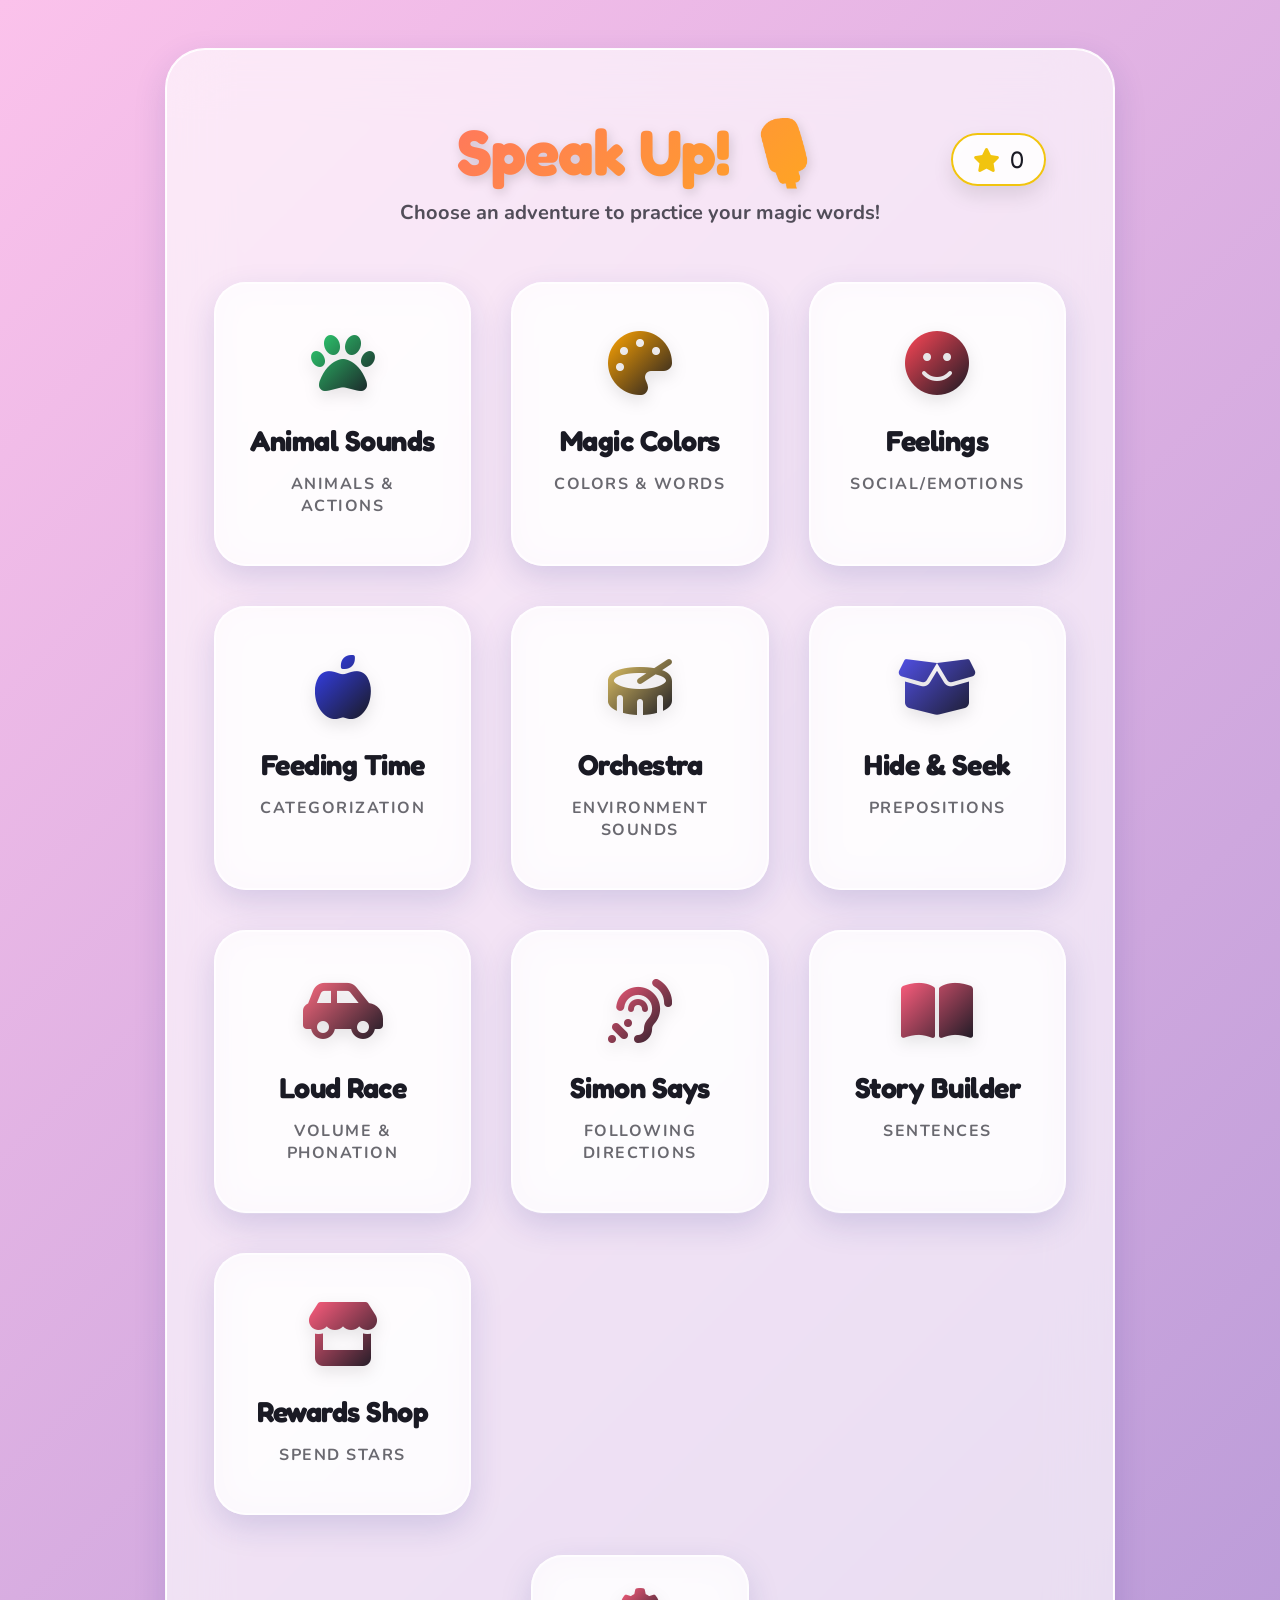
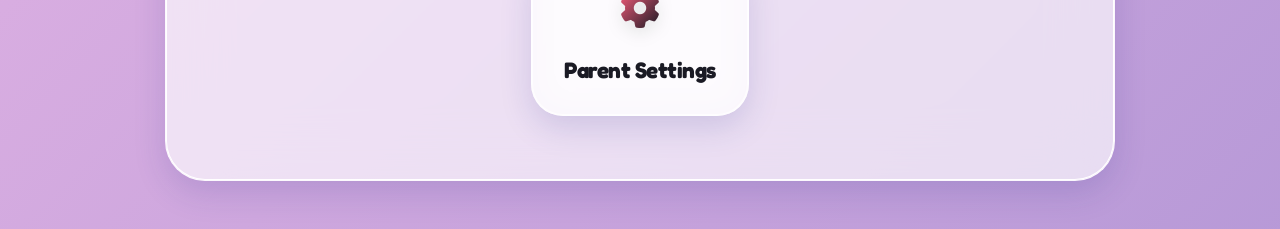
<file: index.html>
<!DOCTYPE html>
<html lang="en">

<head>
    <meta charset="UTF-8">
    <meta name="viewport" content="width=device-width, initial-scale=1.0">
    <title>Speak Up - Speech Therapy Platform</title>
    <link rel="stylesheet" href="styles.css">
    <link href="https://fonts.googleapis.com/css2?family=Fredoka+One&family=Nunito:wght@400;700;800;900&display=swap"
        rel="stylesheet">
    <link rel="stylesheet" href="https://cdnjs.cloudflare.com/ajax/libs/font-awesome/6.4.0/css/all.min.css">
    <link rel="manifest" href="manifest.json">
</head>

<body>
    <div class="app-container">
        <header>
            <h1>Speak Up! 🎙️</h1>
            <p>Choose an adventure to practice your magic words!</p>
        </header>

        <div class="menu-grid">
            <a href="games/animals" class="game-card">
                <i class="fa-solid fa-paw"></i>
                <h3>Animal Sounds</h3>
                <small>Animals & Actions</small>
            </a>

            <a href="games/coloring" class="game-card">
                <i class="fa-solid fa-palette"></i>
                <h3>Magic Colors</h3>
                <small>Colors & Words</small>
            </a>

            <a href="games/faces" class="game-card">
                <i class="fa-solid fa-face-smile"></i>
                <h3>Feelings</h3>
                <small>Social/Emotions</small>
            </a>

            <a href="games/feeding" class="game-card">
                <i class="fa-solid fa-apple-whole"></i>
                <h3>Feeding Time</h3>
                <small>Categorization</small>
            </a>

            <a href="games/orchestra" class="game-card">
                <i class="fa-solid fa-drum"></i>
                <h3>Orchestra</h3>
                <small>Environment Sounds</small>
            </a>

            <a href="games/hide" class="game-card">
                <i class="fa-solid fa-box-open"></i>
                <h3>Hide & Seek</h3>
                <small>Prepositions</small>
            </a>

            <a href="games/race" class="game-card">
                <i class="fa-solid fa-car-side"></i>
                <h3>Loud Race</h3>
                <small>Volume & Phonation</small>
            </a>

            <a href="games/simon" class="game-card">
                <i class="fa-solid fa-ear-listen"></i>
                <h3>Simon Says</h3>
                <small>Following Directions</small>
            </a>

            <a href="games/story" class="game-card">
                <i class="fa-solid fa-book-open"></i>
                <h3>Story Builder</h3>
                <small>Sentences</small>
            </a>

            <a href="shop" class="game-card">
                <i class="fa-solid fa-store"></i>
                <h3>Rewards Shop</h3>
                <small>Spend Stars</small>
            </a>

            <a href="settings" class="game-card"
                style="grid-column: 1 / -1; max-width: 400px; margin: 0 auto; min-height: 150px; padding: 2rem;">
                <i class="fa-solid fa-gear" style="font-size: 2.5rem;"></i>
                <h3 style="font-size: 1.4rem;">Parent Settings</h3>
            </a>
        </div>
    </div>

    <!-- Import utils for the Global Star Bank display -->
    <script src="utils.js"></script>
    <script>
        // Ensure Star Bank initializes on the home page
        document.addEventListener('DOMContentLoaded', () => {
            ProgressionSystem.injectUI();
        });

        // Register Service Worker
        if ('serviceWorker' in navigator) {
            window.addEventListener('load', () => {
                navigator.serviceWorker.register('./sw.js')
                    .then(registration => {
                        console.log('SW registered: ', registration.scope);
                    })
                    .catch(err => {
                        console.log('SW registration failed: ', err);
                    });
            });
        }
    </script>
</body>

</html>
</file>
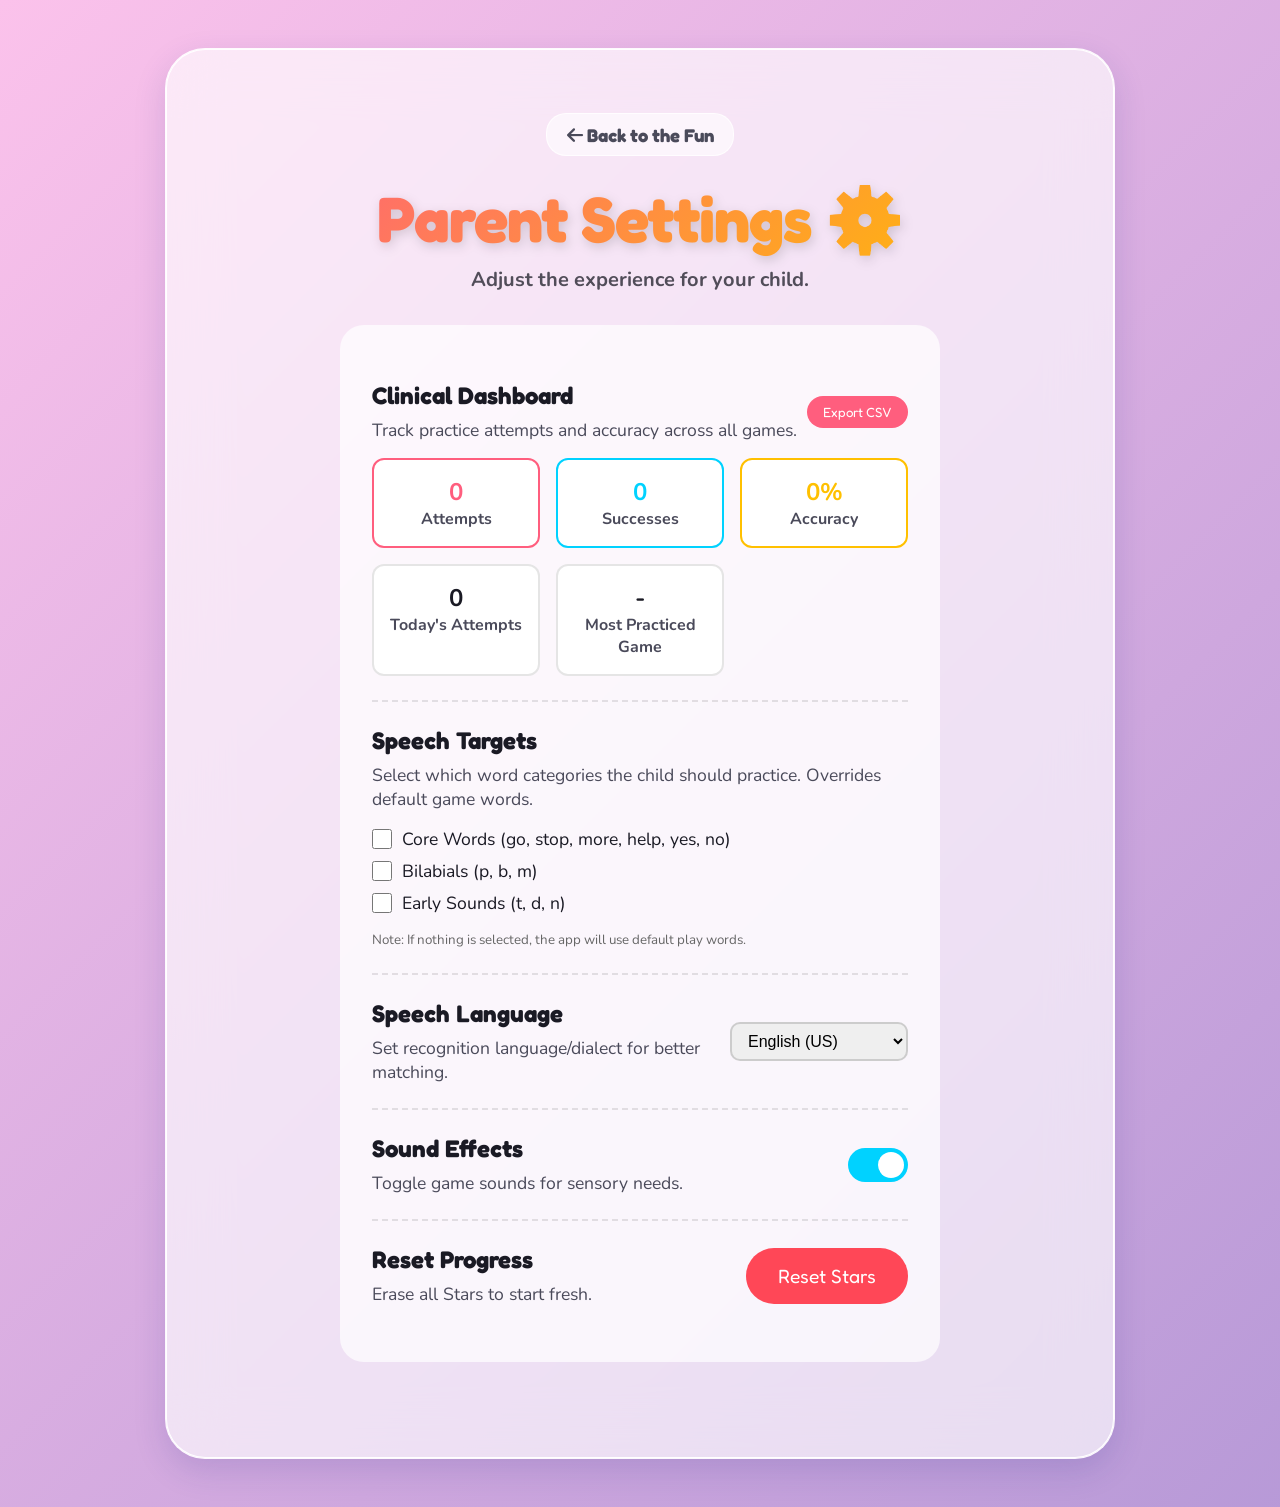
<file: settings.html>
<!DOCTYPE html>
<html lang="en">

<head>
    <meta charset="UTF-8">
    <meta name="viewport" content="width=device-width, initial-scale=1.0">
    <title>Speak Up - Settings</title>
    <link rel="stylesheet" href="styles.css">
    <link href="https://fonts.googleapis.com/css2?family=Fredoka+One&family=Nunito:wght@400;700;800;900&display=swap"
        rel="stylesheet">
    <link rel="stylesheet" href="https://cdnjs.cloudflare.com/ajax/libs/font-awesome/6.4.0/css/all.min.css">
    <style>
        .settings-container {
            text-align: left;
            margin: 2rem auto;
            max-width: 600px;
            background: rgba(255, 255, 255, 0.7);
            border-radius: 24px;
            padding: 2rem;
        }

        .setting-group {
            display: flex;
            justify-content: space-between;
            align-items: center;
            padding: 1.5rem 0;
            border-bottom: 2px dashed rgba(0, 0, 0, 0.1);
        }

        .setting-group:last-child {
            border-bottom: none;
        }

        .setting-info h3 {
            font-family: 'Fredoka One', cursive;
            font-size: 1.5rem;
            color: var(--dark);
            margin-bottom: 0.5rem;
        }

        .setting-info p {
            color: #4A4A5A;
            font-size: 1.1rem;
        }

        .toggle-switch {
            position: relative;
            display: inline-block;
            width: 60px;
            height: 34px;
        }

        .toggle-switch input {
            opacity: 0;
            width: 0;
            height: 0;
        }

        .slider {
            position: absolute;
            cursor: pointer;
            top: 0;
            left: 0;
            right: 0;
            bottom: 0;
            background-color: #ccc;
            transition: .4s;
            border-radius: 34px;
        }

        .slider:before {
            position: absolute;
            content: "";
            height: 26px;
            width: 26px;
            left: 4px;
            bottom: 4px;
            background-color: white;
            transition: .4s;
            border-radius: 50%;
        }

        input:checked+.slider {
            background-color: var(--secondary);
        }

        input:checked+.slider:before {
            transform: translateX(26px);
        }

        .btn-danger {
            background: #ff4757;
            color: white;
            border: none;
            padding: 1rem 2rem;
            border-radius: 50px;
            font-family: 'Fredoka One', cursive;
            font-size: 1.2rem;
            cursor: pointer;
            transition: transform 0.2s;
        }

        .btn-danger:active {
            transform: scale(0.95);
        }
    </style>
</head>

<body>
    <div class="app-container">
        <header>
            <a href="index.html" class="back-link"><i class="fa-solid fa-arrow-left"></i> Back to the Fun</a>
            <h1>Parent Settings ⚙️</h1>
            <p>Adjust the experience for your child.</p>
        </header>

        <main class="settings-container">
            <div class="setting-group setting-group-stack">
                <div class="setting-info setting-header-row">
                    <div>
                        <h3>Clinical Dashboard</h3>
                        <p>Track practice attempts and accuracy across all games.</p>
                    </div>
                    <button class="btn-primary export-csv-btn" id="export-csv-btn">Export
                        CSV</button>
                </div>
                <div class="settings-metrics-grid">
                    <div class="settings-metric-card metric-primary">
                        <div class="settings-metric-value metric-value-primary" id="dashboard-attempts">0</div>
                        <div class="settings-metric-label">Attempts</div>
                    </div>
                    <div class="settings-metric-card metric-secondary">
                        <div class="settings-metric-value metric-value-secondary" id="dashboard-successes">0</div>
                        <div class="settings-metric-label">Successes</div>
                    </div>
                    <div class="settings-metric-card metric-accent">
                        <div class="settings-metric-value metric-value-accent" id="dashboard-accuracy">0%</div>
                        <div class="settings-metric-label">Accuracy</div>
                    </div>
                    <div class="settings-metric-card metric-tertiary">
                        <div class="settings-metric-value" id="dashboard-today-attempts">0</div>
                        <div class="settings-metric-label">Today's Attempts</div>
                    </div>
                    <div class="settings-metric-card metric-tertiary">
                        <div class="settings-metric-value" id="dashboard-top-game">-</div>
                        <div class="settings-metric-label">Most Practiced Game</div>
                    </div>
                </div>
            </div>

            <div class="setting-group" style="flex-direction: column; align-items: flex-start;">
                <div class="setting-info" style="margin-bottom: 1rem;">
                    <h3>Speech Targets</h3>
                    <p>Select which word categories the child should practice. Overrides default game words.</p>
                </div>
                <div style="display: flex; flex-direction: column; gap: 0.5rem; width: 100%;">
                    <label style="display: flex; align-items: center; gap: 10px; font-size: 1.1rem; cursor: pointer;">
                        <input type="checkbox" class="target-checkbox" value="core" style="width: 20px; height: 20px;">
                        Core Words (go, stop, more, help, yes, no)
                    </label>
                    <label style="display: flex; align-items: center; gap: 10px; font-size: 1.1rem; cursor: pointer;">
                        <input type="checkbox" class="target-checkbox" value="bilabials"
                            style="width: 20px; height: 20px;"> Bilabials (p, b, m)
                    </label>
                    <label style="display: flex; align-items: center; gap: 10px; font-size: 1.1rem; cursor: pointer;">
                        <input type="checkbox" class="target-checkbox" value="early_sounds"
                            style="width: 20px; height: 20px;"> Early Sounds (t, d, n)
                    </label>
                    <small style="color: #666; margin-top: 0.5rem; display: block;">Note: If nothing is selected, the
                        app will use default play words.</small>
                </div>
            </div>

            <div class="setting-group">
                <div class="setting-info">
                    <h3>Speech Language</h3>
                    <p>Set recognition language/dialect for better matching.</p>
                </div>
                <select id="recognition-lang-select" class="settings-select">
                    <option value="en-US">English (US)</option>
                    <option value="en-GB">English (UK)</option>
                    <option value="en-AU">English (Australia)</option>
                    <option value="es-ES">Spanish (Spain)</option>
                </select>
            </div>

            <div class="setting-group">
                <div class="setting-info">
                    <h3>Sound Effects</h3>
                    <p>Toggle game sounds for sensory needs.</p>
                </div>
                <label class="toggle-switch">
                    <input type="checkbox" id="sound-toggle" checked>
                    <span class="slider"></span>
                </label>
            </div>

            <div class="setting-group">
                <div class="setting-info">
                    <h3>Reset Progress</h3>
                    <p>Erase all Stars to start fresh.</p>
                </div>
                <button class="btn-danger" id="reset-stars-btn">Reset Stars</button>
            </div>
        </main>
    </div>

    <!-- Need utils.js so we can access ProgressionSystem if needed -->
    <script src="utils.js"></script>
    <script src="settings.js"></script>
</body>

</html>
</file>
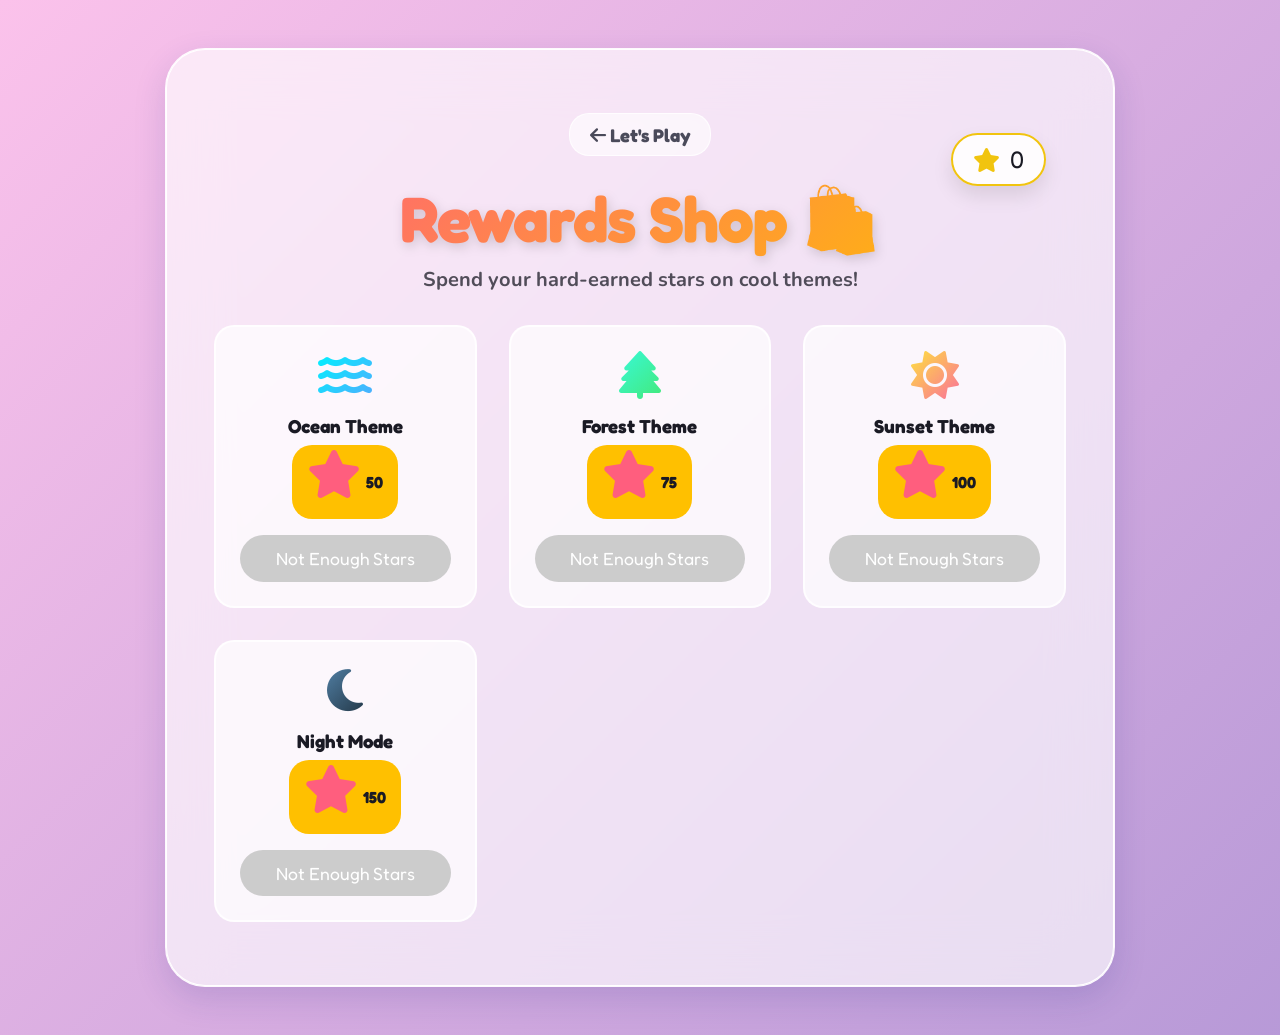
<file: shop.html>
<!DOCTYPE html>
<html lang="en">

<head>
    <meta charset="UTF-8">
    <meta name="viewport" content="width=device-width, initial-scale=1.0">
    <title>Speak Up - Rewards Shop</title>
    <link rel="stylesheet" href="styles.css">
    <link href="https://fonts.googleapis.com/css2?family=Fredoka+One&family=Nunito:wght@400;700;800;900&display=swap"
        rel="stylesheet">
    <link rel="stylesheet" href="https://cdnjs.cloudflare.com/ajax/libs/font-awesome/6.4.0/css/all.min.css">
    <style>
        .shop-grid {
            display: grid;
            grid-template-columns: repeat(auto-fit, minmax(200px, 1fr));
            gap: 2rem;
            margin-top: 2rem;
            text-align: left;
        }

        .shop-item {
            background: rgba(255, 255, 255, 0.7);
            border: 2px solid var(--glass-border);
            border-radius: 20px;
            padding: 1.5rem;
            display: flex;
            flex-direction: column;
            align-items: center;
            text-align: center;
            transition: transform 0.3s;
        }

        .shop-item:hover {
            transform: translateY(-5px);
        }

        .shop-item.owned {
            border-color: #2ed573;
            background: rgba(46, 213, 115, 0.1);
        }

        .shop-item i {
            font-size: 3rem;
            margin-bottom: 1rem;
            color: var(--primary);
        }

        .shop-item h3 {
            font-family: 'Fredoka One', cursive;
            color: var(--dark);
            margin-bottom: 0.5rem;
        }

        .price-tag {
            background: var(--accent);
            color: var(--dark);
            padding: 5px 15px;
            border-radius: 20px;
            font-weight: 800;
            font-family: 'Fredoka One', cursive;
            margin-bottom: 1rem;
            display: inline-flex;
            align-items: center;
            gap: 5px;
        }

        .buy-btn {
            background: var(--secondary);
            color: white;
            border: none;
            padding: 0.8rem 1.5rem;
            border-radius: 50px;
            font-family: 'Fredoka One', cursive;
            font-size: 1.1rem;
            cursor: pointer;
            width: 100%;
            transition: background 0.2s;
        }

        .buy-btn:disabled {
            background: #ccc;
            cursor: not-allowed;
        }

        .buy-btn.apply-btn {
            background: #2ed573;
        }
    </style>
</head>

<body>
    <div class="app-container">
        <header>
            <a href="index.html" class="back-link"><i class="fa-solid fa-arrow-left"></i> Let's Play</a>
            <h1>Rewards Shop 🛍️</h1>
            <p>Spend your hard-earned stars on cool themes!</p>
        </header>

        <main class="shop-grid" id="shop-container">
            <!-- Items injected by JS -->
        </main>
    </div>

    <!-- Need utils.js so we can access ProgressionSystem -->
    <script src="utils.js"></script>
    <script>
        document.addEventListener('DOMContentLoaded', () => {
            // Ensure Star Bank initializes on the shop page
            ProgressionSystem.injectUI();
        });
    </script>
    <script src="shop.js"></script>
</body>

</html>
</file>
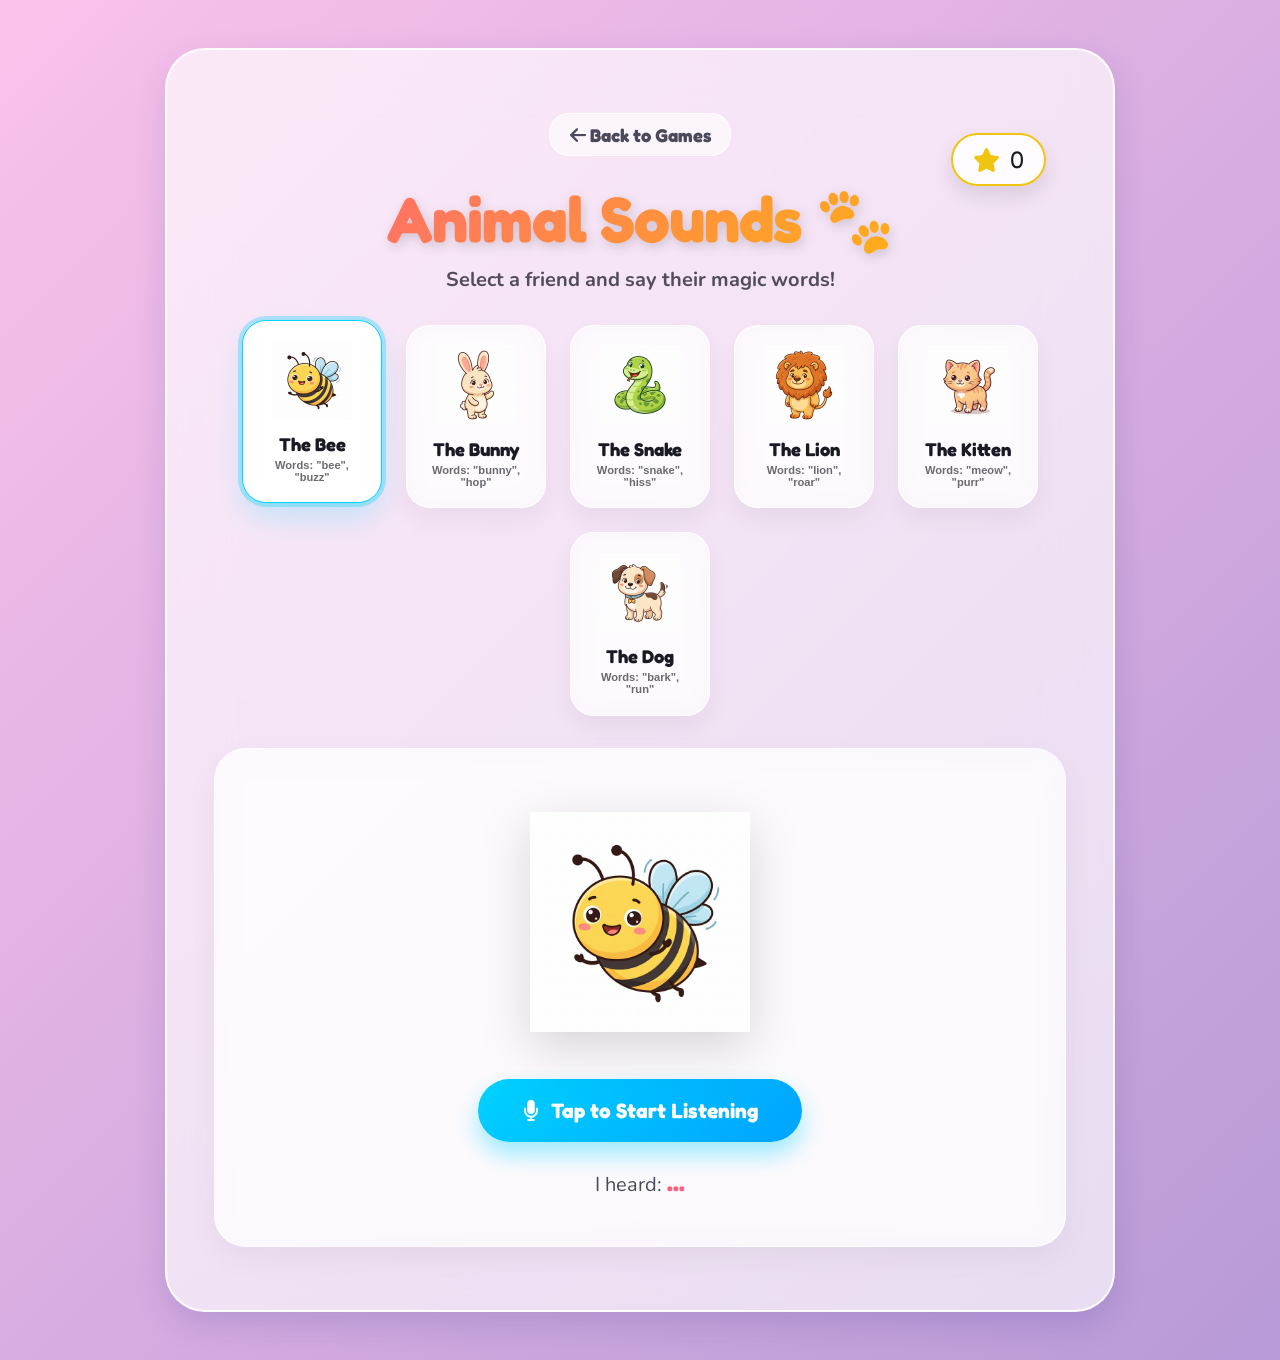
<file: games/animals.html>
<!DOCTYPE html>
<html lang="en">

<head>
    <meta charset="UTF-8">
    <meta name="viewport" content="width=device-width, initial-scale=1.0">
    <title>Speak Up - Animal Sounds</title>
    <link rel="stylesheet" href="../styles.css">
    <link href="https://fonts.googleapis.com/css2?family=Fredoka+One&family=Nunito:wght@400;700;800;900&display=swap"
        rel="stylesheet">
    <link rel="stylesheet" href="https://cdnjs.cloudflare.com/ajax/libs/font-awesome/6.4.0/css/all.min.css">
</head>

<body>
    <div class="app-container">
        <header>
            <a href="../index.html" class="back-link"><i class="fa-solid fa-arrow-left"></i> Back to Games</a>
            <h1>Animal Sounds 🐾</h1>
            <p>Select a friend and say their magic words!</p>
        </header>

        <div class="character-selection">
            <button class="char-btn active" data-char="bee">
                <img src="../assets/bee.png" alt="Bee">
                <span>The Bee</span>
                <small>Words: "bee", "buzz"</small>
            </button>
            <button class="char-btn" data-char="bunny">
                <img src="../assets/bunny.png" alt="Bunny">
                <span>The Bunny</span>
                <small>Words: "bunny", "hop"</small>
            </button>
            <button class="char-btn" data-char="snake">
                <img src="../assets/snake.png" alt="Snake">
                <span>The Snake</span>
                <small>Words: "snake", "hiss"</small>
            </button>
            <button class="char-btn" data-char="lion">
                <img src="../assets/lion.png" alt="Lion">
                <span>The Lion</span>
                <small>Words: "lion", "roar"</small>
            </button>
            <button class="char-btn" data-char="kitten">
                <img src="../assets/kitten.png" alt="Kitten">
                <span>The Kitten</span>
                <small>Words: "meow", "purr"</small>
            </button>
            <button class="char-btn" data-char="dog">
                <img src="../assets/dog.png" alt="Dog">
                <span>The Dog</span>
                <small>Words: "bark", "run"</small>
            </button>
        </div>

        <main class="game-area">
            <div class="character-stage">
                <img id="active-character" src="../assets/bee.png" alt="Active Character">
            </div>

            <div class="controls">
                <button id="mic-btn" class="ready">
                    <i class="fa-solid fa-microphone"></i>
                    <span id="mic-status">Tap to Start Listening</span>
                </button>
            </div>

            <div class="recognition-feedback">
                <p>I heard: <span id="heard-word">...</span></p>
            </div>
        </main>
    </div>

    <script src="../utils.js"></script>
    <script src="animals.js"></script>
</body>

</html>
</file>
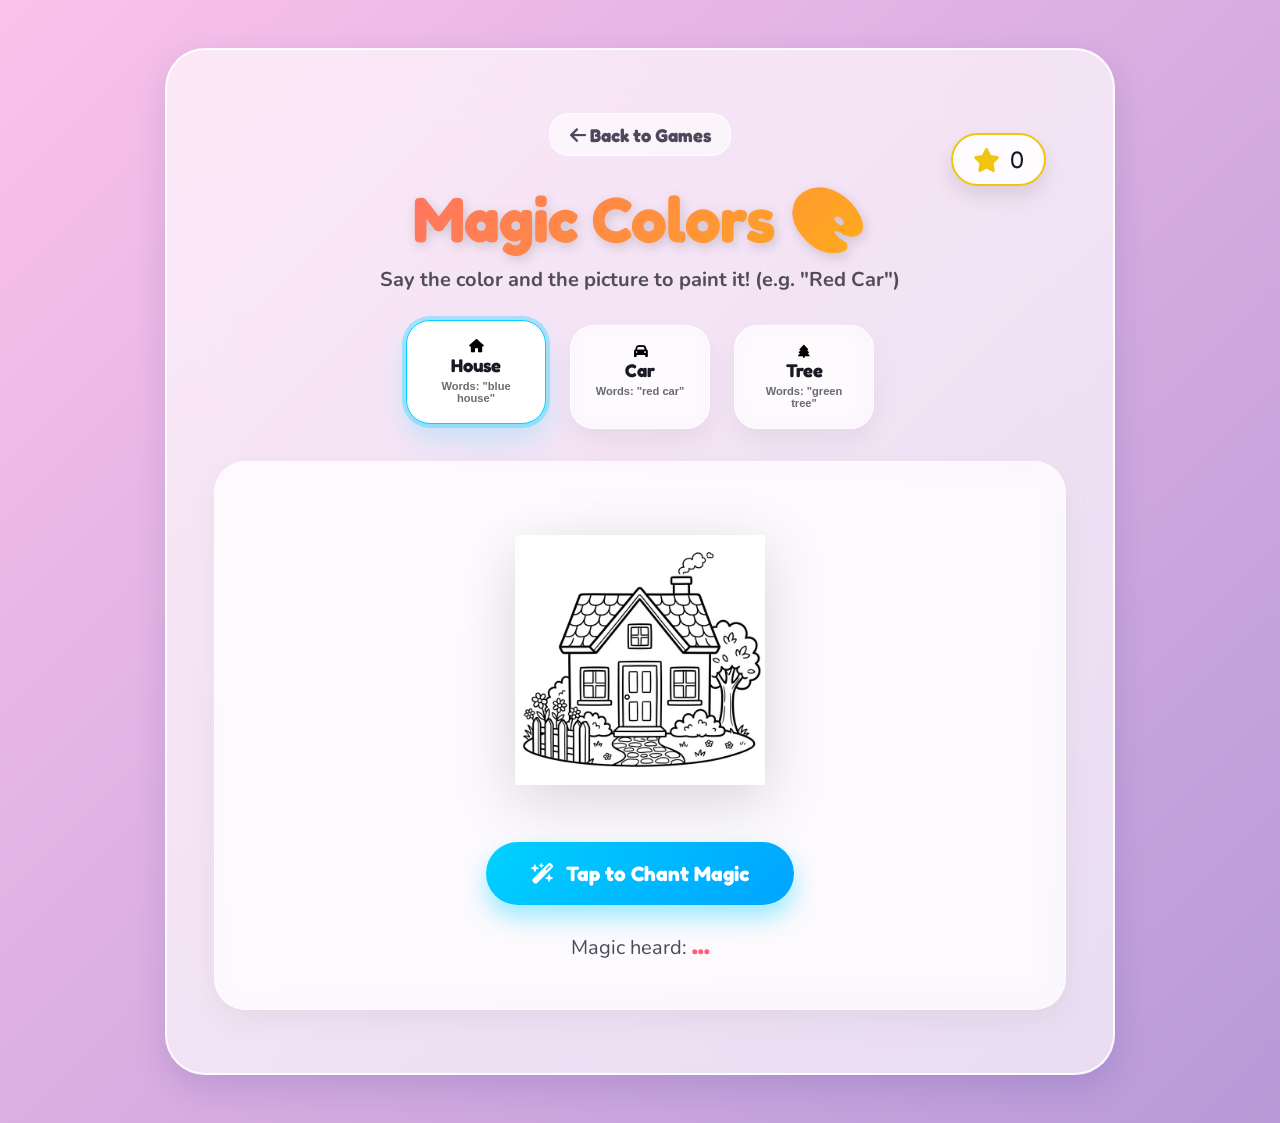
<file: games/coloring.html>
<!DOCTYPE html>
<html lang="en">

<head>
    <meta charset="UTF-8">
    <meta name="viewport" content="width=device-width, initial-scale=1.0">
    <title>Speak Up - Magic Colors</title>
    <link rel="stylesheet" href="../styles.css">
    <link href="https://fonts.googleapis.com/css2?family=Fredoka+One&family=Nunito:wght@400;700;800;900&display=swap"
        rel="stylesheet">
    <link rel="stylesheet" href="https://cdnjs.cloudflare.com/ajax/libs/font-awesome/6.4.0/css/all.min.css">
</head>

<body>
    <div class="app-container">
        <header>
            <a href="../index.html" class="back-link"><i class="fa-solid fa-arrow-left"></i> Back to Games</a>
            <h1>Magic Colors 🎨</h1>
            <p>Say the color and the picture to paint it! (e.g. "Red Car")</p>
        </header>

        <div class="character-selection">
            <button class="char-btn active" data-img="house">
                <i class="fa-solid fa-house char-btn-icon"></i>
                <span>House</span>
                <small>Words: "blue house"</small>
            </button>
            <button class="char-btn" data-img="car">
                <i class="fa-solid fa-car char-btn-icon"></i>
                <span>Car</span>
                <small>Words: "red car"</small>
            </button>
            <button class="char-btn" data-img="tree">
                <i class="fa-solid fa-tree char-btn-icon"></i>
                <span>Tree</span>
                <small>Words: "green tree"</small>
            </button>
        </div>

        <main class="game-area">
            <div class="character-stage character-stage-coloring">
                <img id="coloring-canvas" class="coloring-canvas" src="../assets/house_outline.png" alt="Outline">
            </div>

            <div class="controls">
                <button id="mic-btn" class="ready">
                    <i class="fa-solid fa-wand-magic-sparkles"></i>
                    <span id="mic-status">Tap to Chant Magic</span>
                </button>
            </div>

            <div class="recognition-feedback">
                <p>Magic heard: <span id="heard-word">...</span></p>
            </div>
        </main>
    </div>

    <script src="../utils.js"></script>
    <script src="coloring.js"></script>
</body>

</html>
</file>
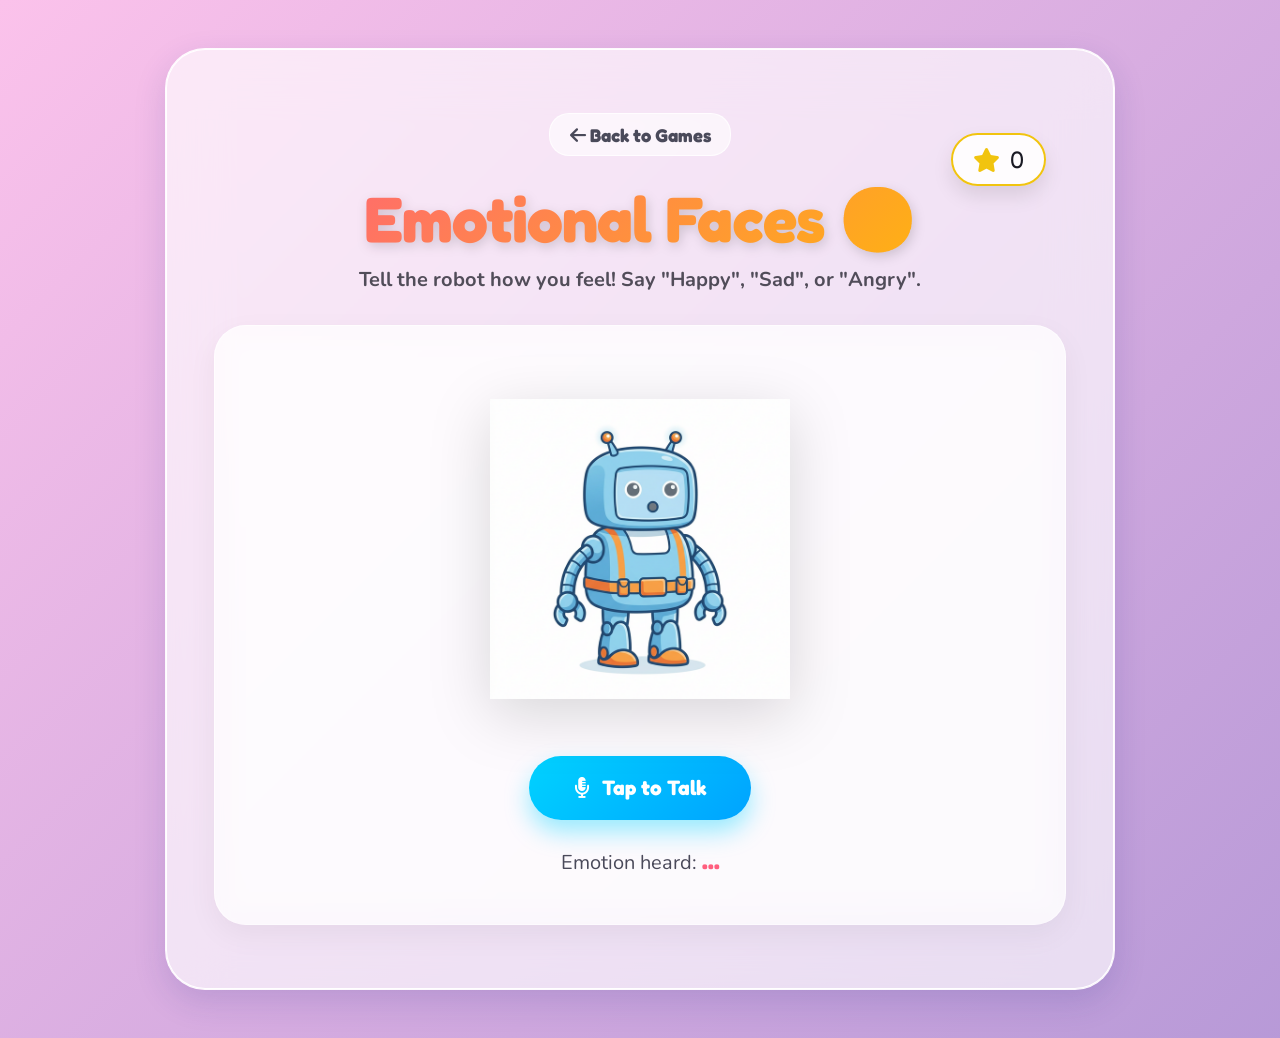
<file: games/faces.html>
<!DOCTYPE html>
<html lang="en">

<head>
    <meta charset="UTF-8">
    <meta name="viewport" content="width=device-width, initial-scale=1.0">
    <title>Speak Up - Emotional Faces</title>
    <link rel="stylesheet" href="../styles.css">
    <link href="https://fonts.googleapis.com/css2?family=Fredoka+One&family=Nunito:wght@400;700;800;900&display=swap"
        rel="stylesheet">
    <link rel="stylesheet" href="https://cdnjs.cloudflare.com/ajax/libs/font-awesome/6.4.0/css/all.min.css">
</head>

<body>
    <div class="app-container">
        <header>
            <a href="../index.html" class="back-link"><i class="fa-solid fa-arrow-left"></i> Back to Games</a>
            <h1>Emotional Faces 😊</h1>
            <p>Tell the robot how you feel! Say "Happy", "Sad", or "Angry".</p>
        </header>

        <main class="game-area">
            <div class="character-stage character-stage-tall">
                <img id="robot-canvas" class="robot-canvas" src="../assets/robot_neutral.png" alt="Robot">
            </div>

            <div class="controls">
                <button id="mic-btn" class="ready">
                    <i class="fa-solid fa-microphone-lines"></i>
                    <span id="mic-status">Tap to Talk</span>
                </button>
            </div>

            <div class="recognition-feedback">
                <p>Emotion heard: <span id="heard-word">...</span></p>
            </div>
        </main>
    </div>

    <script src="../utils.js"></script>
    <script src="faces.js"></script>
</body>

</html>
</file>
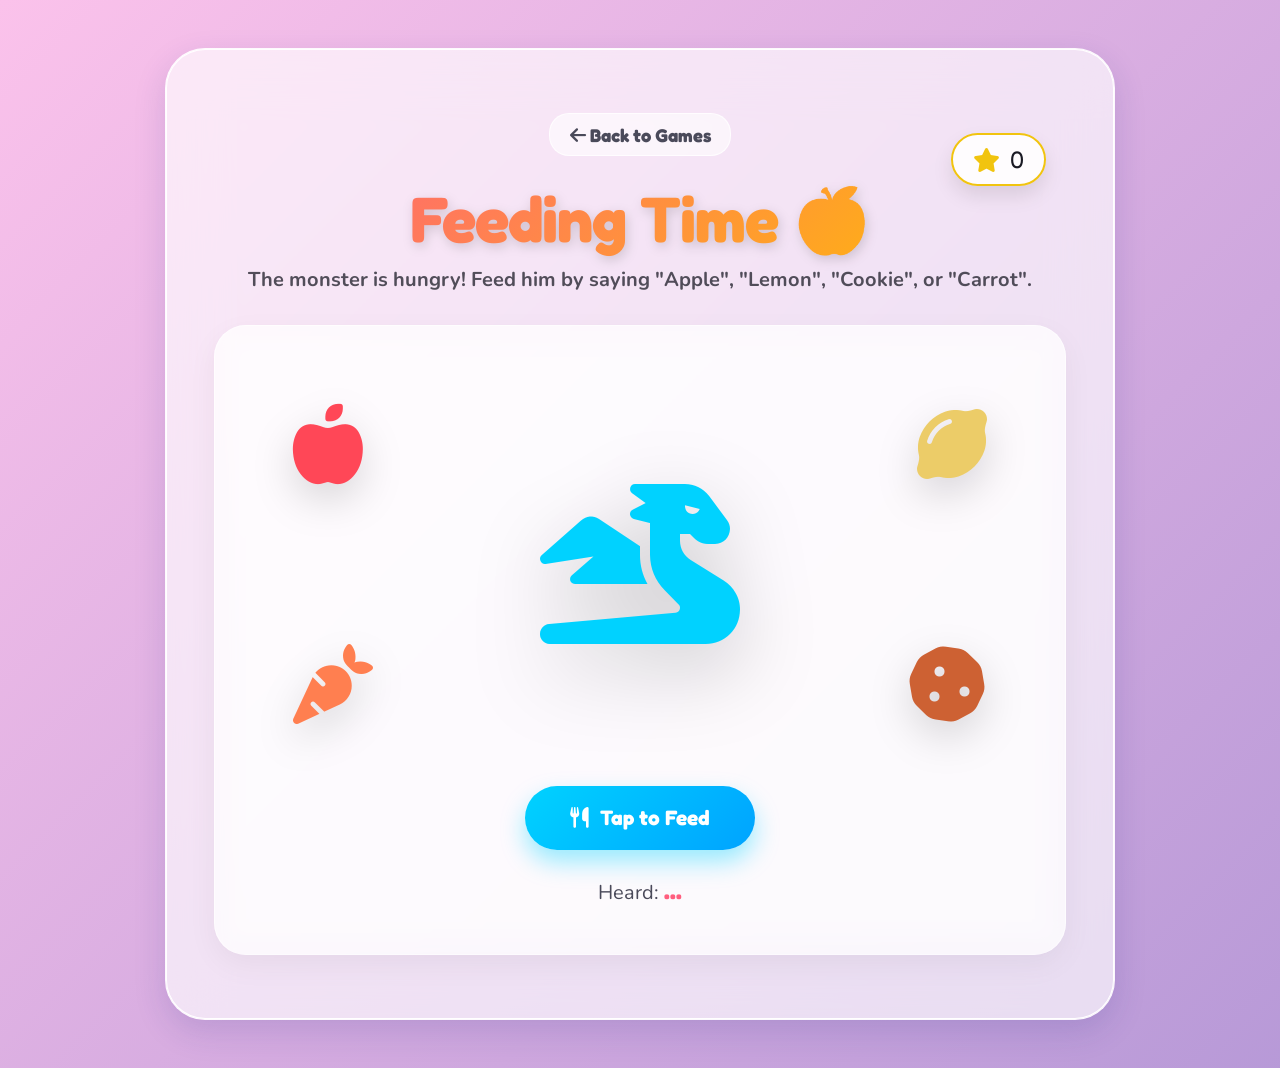
<file: games/feeding.html>
<!DOCTYPE html>
<html lang="en">

<head>
    <meta charset="UTF-8">
    <meta name="viewport" content="width=device-width, initial-scale=1.0">
    <title>Speak Up - Feeding Time</title>
    <link rel="stylesheet" href="../styles.css">
    <link href="https://fonts.googleapis.com/css2?family=Fredoka+One&family=Nunito:wght@400;700;800;900&display=swap"
        rel="stylesheet">
    <link rel="stylesheet" href="https://cdnjs.cloudflare.com/ajax/libs/font-awesome/6.4.0/css/all.min.css">
</head>

<body>
    <div class="app-container">
        <header>
            <a href="../index.html" class="back-link"><i class="fa-solid fa-arrow-left"></i> Back to Games</a>
            <h1>Feeding Time 🍏</h1>
            <p>The monster is hungry! Feed him by saying "Apple", "Lemon", "Cookie", or "Carrot".</p>
        </header>

        <main class="game-area">
            <div class="stage-container" id="stage">
                <i class="fa-solid fa-dragon monster" id="monster"></i>
                <i class="fa-solid fa-apple-whole food-item" id="food-apple"></i>
                <i class="fa-solid fa-lemon food-item" id="food-lemon"></i>
                <i class="fa-solid fa-cookie food-item" id="food-cookie"></i>
                <i class="fa-solid fa-carrot food-item" id="food-carrot"></i>
            </div>

            <div class="controls">
                <button id="mic-btn" class="ready">
                    <i class="fa-solid fa-utensils"></i>
                    <span id="mic-status">Tap to Feed</span>
                </button>
            </div>

            <div class="recognition-feedback">
                <p>Heard: <span id="heard-word">...</span></p>
            </div>
        </main>
    </div>

    <script src="../utils.js"></script>
    <script src="feeding.js"></script>
</body>

</html>
</file>
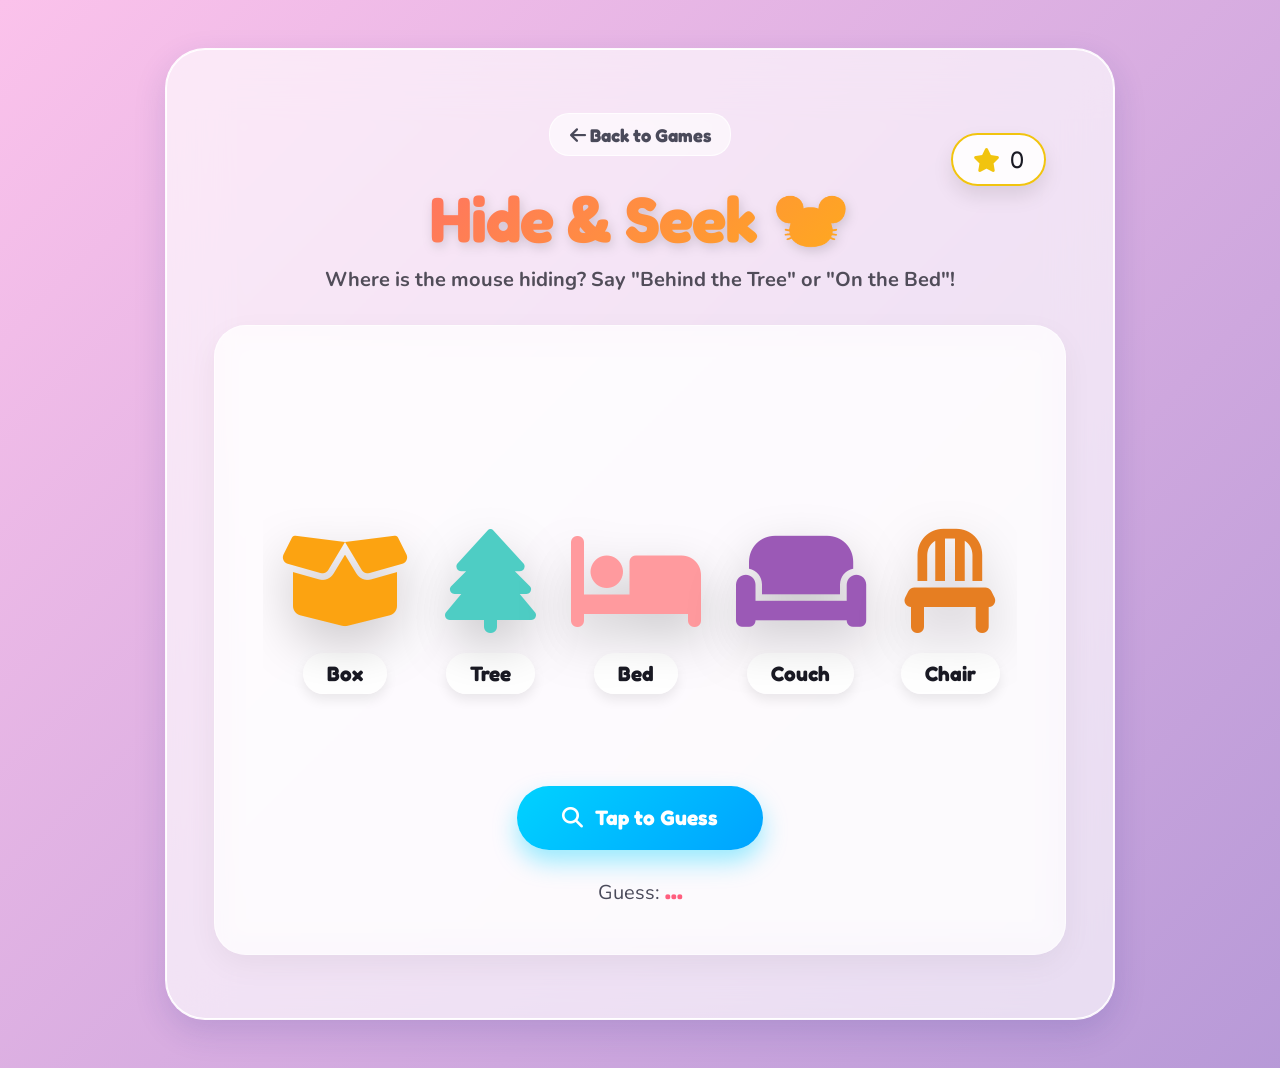
<file: games/hide.html>
<!DOCTYPE html>
<html lang="en">

<head>
    <meta charset="UTF-8">
    <meta name="viewport" content="width=device-width, initial-scale=1.0">
    <title>Speak Up - Hide & Seek</title>
    <link rel="stylesheet" href="../styles.css">
    <link href="https://fonts.googleapis.com/css2?family=Fredoka+One&family=Nunito:wght@400;700;800;900&display=swap"
        rel="stylesheet">
    <link rel="stylesheet" href="https://cdnjs.cloudflare.com/ajax/libs/font-awesome/6.4.0/css/all.min.css">
</head>

<body>
    <div class="app-container">
        <header>
            <a href="../index.html" class="back-link"><i class="fa-solid fa-arrow-left"></i> Back to Games</a>
            <h1>Hide & Seek 🐭</h1>
            <p>Where is the mouse hiding? Say "Behind the Tree" or "On the Bed"!</p>
        </header>

        <main class="game-area">
            <div class="scene" id="scene">
                <i class="fa-solid fa-computer-mouse" id="mouse"></i>

                <div class="furniture-group" id="grp-box">
                    <i class="fa-solid fa-box-open prop" style="color: #fca311;"></i>
                    <span class="prop-label">Box</span>
                </div>

                <div class="furniture-group" id="grp-tree">
                    <i class="fa-solid fa-tree prop" style="color: #4ecdc4;"></i>
                    <span class="prop-label">Tree</span>
                </div>

                <div class="furniture-group" id="grp-bed">
                    <i class="fa-solid fa-bed prop" style="color: #ff9a9e;"></i>
                    <span class="prop-label">Bed</span>
                </div>

                <div class="furniture-group" id="grp-couch">
                    <i class="fa-solid fa-couch prop" style="color: #9b59b6;"></i>
                    <span class="prop-label">Couch</span>
                </div>

                <div class="furniture-group" id="grp-chair">
                    <i class="fa-solid fa-chair prop" style="color: #e67e22;"></i>
                    <span class="prop-label">Chair</span>
                </div>
            </div>

            <div class="controls">
                <button id="mic-btn" class="ready">
                    <i class="fa-solid fa-magnifying-glass"></i>
                    <span id="mic-status">Tap to Guess</span>
                </button>
            </div>

            <div class="recognition-feedback">
                <p>Guess: <span id="heard-word">...</span></p>
            </div>
        </main>
    </div>

    <script src="../utils.js"></script>
    <script src="hide.js"></script>
</body>

</html>
</file>
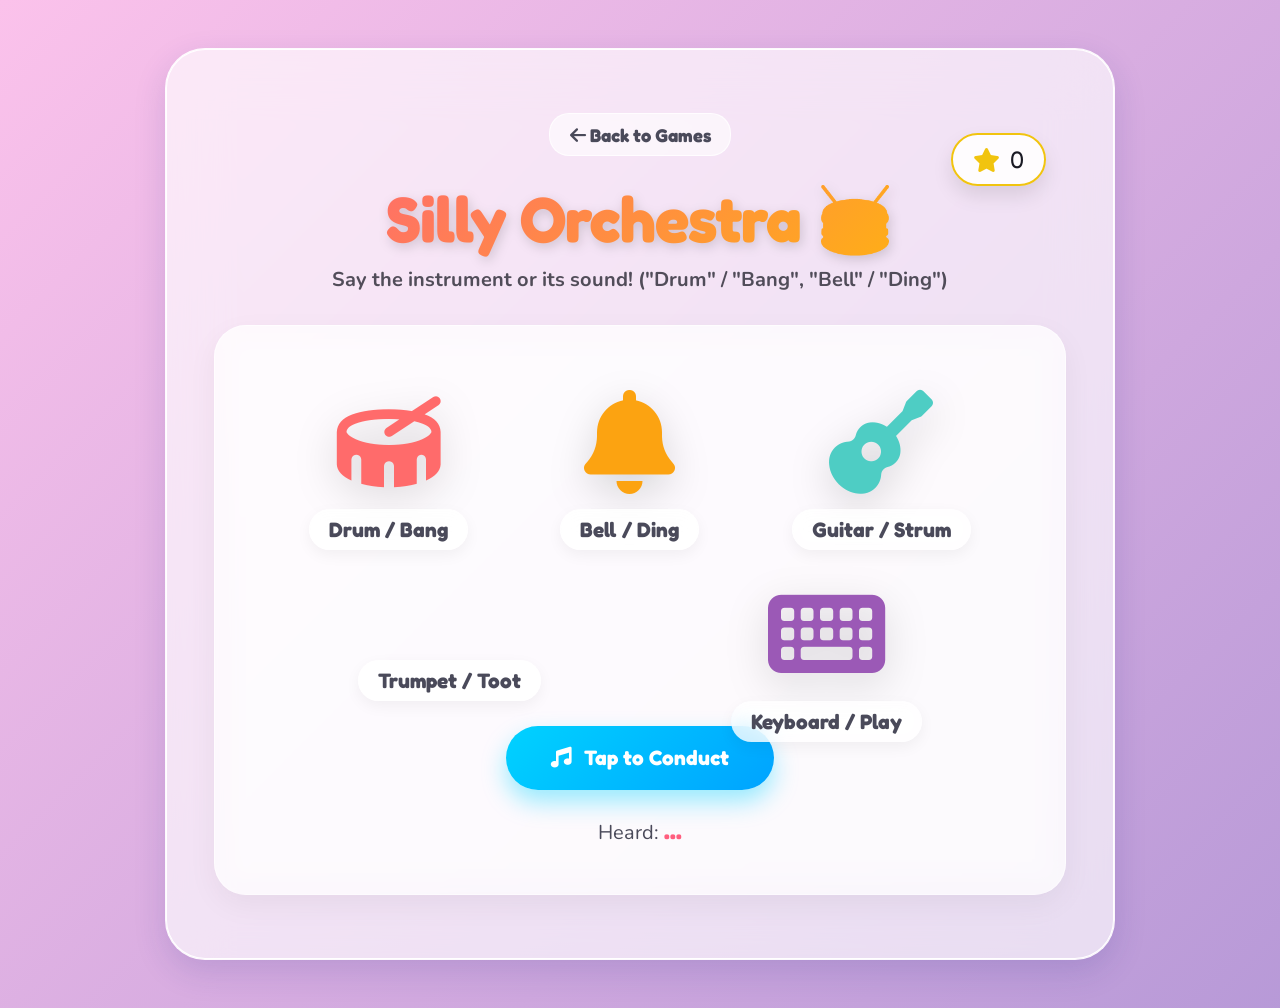
<file: games/orchestra.html>
<!DOCTYPE html>
<html lang="en">

<head>
    <meta charset="UTF-8">
    <meta name="viewport" content="width=device-width, initial-scale=1.0">
    <title>Speak Up - Silly Orchestra</title>
    <link rel="stylesheet" href="../styles.css">
    <link href="https://fonts.googleapis.com/css2?family=Fredoka+One&family=Nunito:wght@400;700;800;900&display=swap"
        rel="stylesheet">
    <link rel="stylesheet" href="https://cdnjs.cloudflare.com/ajax/libs/font-awesome/6.4.0/css/all.min.css">
</head>

<body>
    <div class="app-container">
        <header>
            <a href="../index.html" class="back-link"><i class="fa-solid fa-arrow-left"></i> Back to Games</a>
            <h1>Silly Orchestra 🥁</h1>
            <p>Say the instrument or its sound! ("Drum" / "Bang", "Bell" / "Ding")</p>
        </header>

        <main class="game-area">
            <div class="instrument-grid">
                <div class="instrument-container">
                    <i class="fa-solid fa-drum instrument" id="inst-drum" style="color: #ff6b6b;"></i>
                    <span>Drum / Bang</span>
                </div>
                <div class="instrument-container">
                    <i class="fa-solid fa-bell instrument" id="inst-bell" style="color: #fca311;"></i>
                    <span>Bell / Ding</span>
                </div>
                <div class="instrument-container">
                    <i class="fa-solid fa-guitar instrument" id="inst-guitar" style="color: #4ecdc4;"></i>
                    <span>Guitar / Strum</span>
                </div>
                <div class="instrument-container">
                    <i class="fa-solid fa-trumpet instrument" id="inst-trumpet" style="color: #f1c40f;"></i>
                    <span>Trumpet / Toot</span>
                </div>
                <div class="instrument-container">
                    <i class="fa-solid fa-keyboard instrument" id="inst-keyboard" style="color: #9b59b6;"></i>
                    <span>Keyboard / Play</span>
                </div>
            </div>

            <div class="controls">
                <button id="mic-btn" class="ready">
                    <i class="fa-solid fa-music"></i>
                    <span id="mic-status">Tap to Conduct</span>
                </button>
            </div>

            <div class="recognition-feedback">
                <p>Heard: <span id="heard-word">...</span></p>
            </div>
        </main>
    </div>

    <script src="../utils.js"></script>
    <script src="orchestra.js"></script>
</body>

</html>
</file>
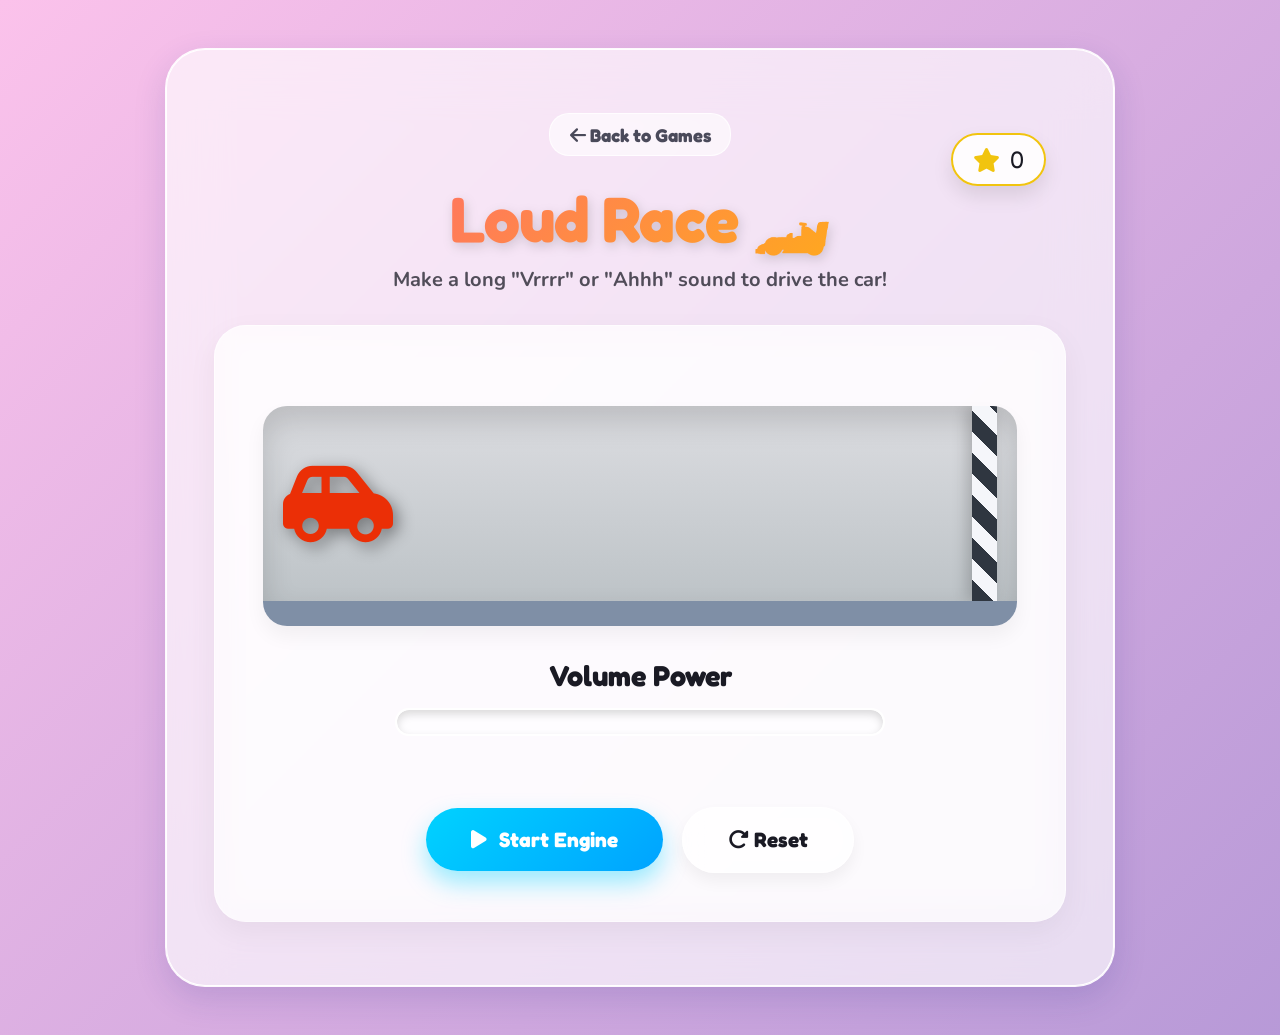
<file: games/race.html>
<!DOCTYPE html>
<html lang="en">

<head>
    <meta charset="UTF-8">
    <meta name="viewport" content="width=device-width, initial-scale=1.0">
    <title>Speak Up - Loud Race</title>
    <link rel="stylesheet" href="../styles.css">
    <link href="https://fonts.googleapis.com/css2?family=Fredoka+One&family=Nunito:wght@400;700;800;900&display=swap"
        rel="stylesheet">
    <link rel="stylesheet" href="https://cdnjs.cloudflare.com/ajax/libs/font-awesome/6.4.0/css/all.min.css">
</head>

<body>
    <div class="app-container">
        <header>
            <a href="../index.html" class="back-link"><i class="fa-solid fa-arrow-left"></i> Back to Games</a>
            <h1>Loud Race 🏎️</h1>
            <p>Make a long "Vrrrr" or "Ahhh" sound to drive the car!</p>
        </header>

        <main class="game-area">
            <div class="track" id="track">
                <div class="finish-line"></div>
                <i class="fa-solid fa-car-side" id="car"></i>
            </div>

            <div class="speedometer">
                Volume Power
                <div id="volume-bar">
                    <div id="volume-fill"></div>
                </div>
            </div>

            <div class="controls">
                <button id="mic-btn" class="ready">
                    <i class="fa-solid fa-play"></i>
                    <span id="mic-status">Start Engine</span>
                </button>
                <button class="ready btn-reset" id="reset-btn">
                    <i class="fa-solid fa-rotate-right"></i> Reset
                </button>
            </div>
        </main>
    </div>

    <script src="../utils.js"></script>
    <script src="race.js"></script>
</body>

</html>
</file>
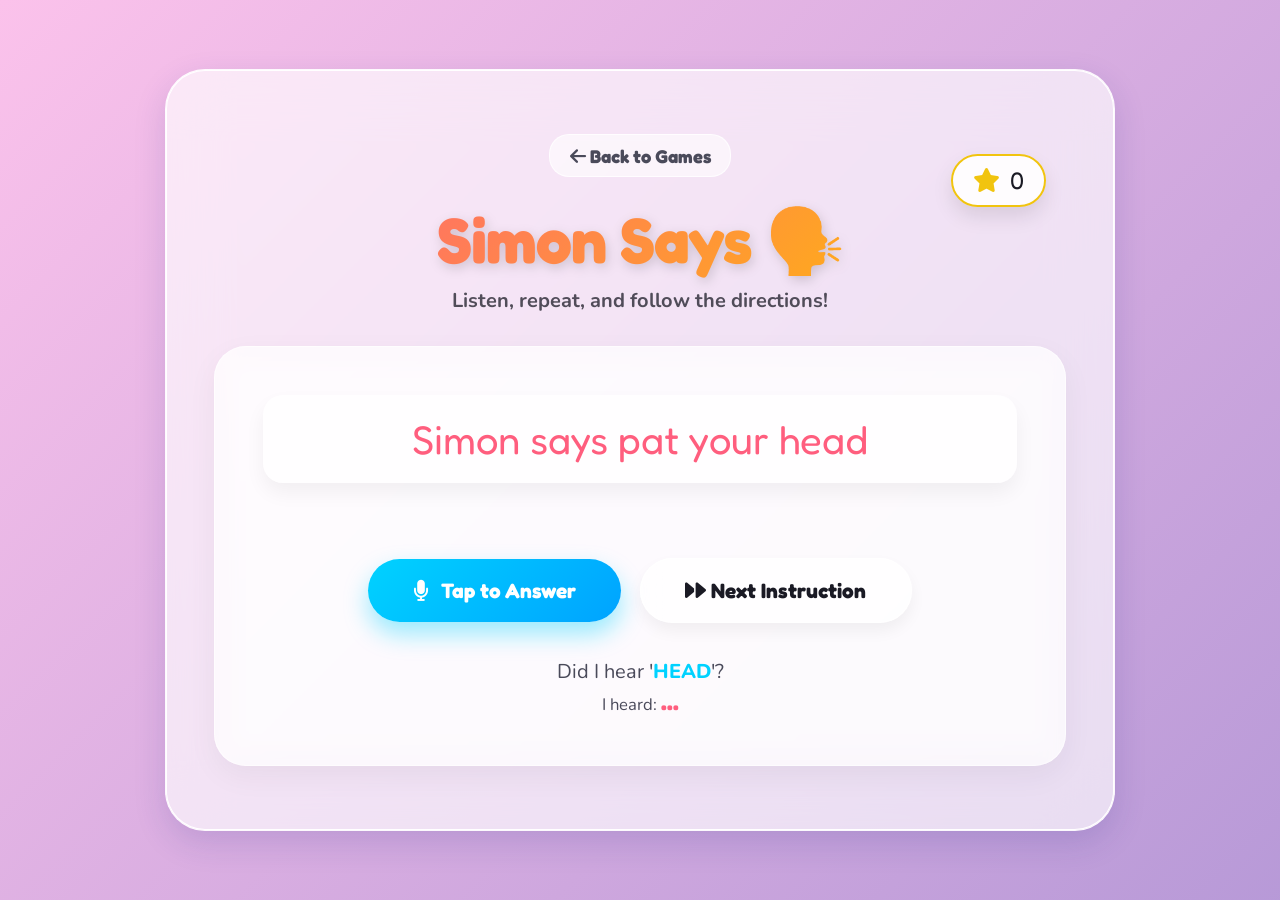
<file: games/simon.html>
<!DOCTYPE html>
<html lang="en">

<head>
    <meta charset="UTF-8">
    <meta name="viewport" content="width=device-width, initial-scale=1.0">
    <title>Speak Up - Simon Says</title>
    <link rel="stylesheet" href="../styles.css">
    <link href="https://fonts.googleapis.com/css2?family=Fredoka+One&family=Nunito:wght@400;700;800;900&display=swap"
        rel="stylesheet">
    <link rel="stylesheet" href="https://cdnjs.cloudflare.com/ajax/libs/font-awesome/6.4.0/css/all.min.css">
</head>

<body>
    <div class="app-container">
        <header>
            <a href="../index.html" class="back-link"><i class="fa-solid fa-arrow-left"></i> Back to Games</a>
            <h1>Simon Says 🗣️</h1>
            <p>Listen, repeat, and follow the directions!</p>
        </header>

        <main class="game-area">
            <div class="simon-stage" style="text-align: center; margin-bottom: 2rem;">
                <div id="simon-instruction"
                    style="font-size: 2.5rem; font-family: 'Fredoka One', cursive; color: var(--primary); min-height: 80px; display: flex; align-items: center; justify-content: center; background: rgba(255,255,255,0.7); border-radius: 20px; padding: 20px; box-shadow: 0 10px 20px rgba(0,0,0,0.05);">
                    Tap 'Next Instruction' to start!
                </div>
            </div>

            <div class="controls">
                <button id="mic-btn" class="ready">
                    <i class="fa-solid fa-microphone"></i>
                    <span id="mic-status">Tap to Answer</span>
                </button>
                <button id="next-btn" class="btn-reset">
                    <i class="fa-solid fa-forward"></i> Next Instruction
                </button>
            </div>

            <div class="recognition-feedback">
                <p>Did I hear '<span id="target-word"
                        style="color: var(--secondary); font-weight: 800; text-transform: uppercase;">...</span>'? <br>
                    <small>I heard: <span id="heard-word">...</span></small>
                </p>
            </div>
        </main>
    </div>

    <script src="../utils.js"></script>
    <script src="simon.js"></script>
</body>

</html>
</file>
<file: styles.css>
:root {
    /* Premium Color Palette */
    --primary: #FF5E7E;
    --secondary: #00D2FF;
    --accent: #FFC000;
    --light: #FDFDFF;
    --dark: #1A1A24;

    /* Mesh Gradient Colors */
    --bg-grad-1: #FFB199;
    --bg-grad-2: #FF0844;
    --bg-grad-3: #A18CD1;
    --bg-grad-4: #FBC2EB;

    /* Premium Glassmorphism Tokens */
    --glass-bg: rgba(255, 255, 255, 0.65);
    --glass-border: rgba(255, 255, 255, 0.8);
    --glass-highlight: rgba(255, 255, 255, 1);
    --glass-shadow: 0 12px 32px 0 rgba(31, 38, 135, 0.15);
}

/* Theme Overrides */
body.theme-ocean {
    --primary: #00D2FF;
    --secondary: #3A7BD5;
    --bg-grad-1: #e0c3fc;
    --bg-grad-2: #8ec5fc;
    --bg-grad-3: #4facfe;
    --bg-grad-4: #00f2fe;
}

body.theme-forest {
    --primary: #2ED573;
    --secondary: #26de81;
    --bg-grad-1: #d4fc79;
    --bg-grad-2: #96e6a1;
    --bg-grad-3: #43e97b;
    --bg-grad-4: #38f9d7;
}

body.theme-sunset {
    --primary: #FF4757;
    --secondary: #FF7F50;
    --bg-grad-1: #fccb90;
    --bg-grad-2: #d57eeb;
    --bg-grad-3: #fa709a;
    --bg-grad-4: #fee140;
}

body.theme-dark {
    --primary: #A2D2FF;
    --secondary: #BDE0FE;
    --dark: #FDFDFF;
    /* Invert dark text to light */
    --bg-grad-1: #1a2a6c;
    --bg-grad-2: #112240;
    --bg-grad-3: #243949;
    --bg-grad-4: #517fa4;
    --glass-bg: rgba(10, 25, 47, 0.65);
    --glass-border: rgba(255, 255, 255, 0.1);
}

* {
    box-sizing: border-box;
    margin: 0;
    padding: 0;
}

body {
    font-family: 'Nunito', sans-serif;
    /* Animated Premium Gradient Background */
    background: linear-gradient(-45deg, var(--bg-grad-1), var(--bg-grad-2), var(--bg-grad-3), var(--bg-grad-4));
    background-size: 400% 400%;
    animation: gradientBG 15s ease infinite;
    color: var(--dark);
    display: flex;
    justify-content: center;
    align-items: center;
    min-height: 100vh;
    -webkit-font-smoothing: antialiased;
    -moz-osx-font-smoothing: grayscale;
}

.setting-group-stack {
    flex-direction: column;
    align-items: flex-start;
}

.setting-header-row {
    width: 100%;
    display: flex;
    justify-content: space-between;
    align-items: center;
    margin-bottom: 1rem;
}

.export-csv-btn {
    padding: 0.5rem 1rem;
    border-radius: 20px;
    border: none;
    background: var(--primary);
    color: white;
    font-family: 'Fredoka One', cursive;
    cursor: pointer;
}

.settings-metrics-grid {
    display: grid;
    grid-template-columns: repeat(3, minmax(120px, 1fr));
    gap: 1rem;
    width: 100%;
}

.settings-metric-card {
    background: white;
    padding: 1rem;
    border-radius: 12px;
    text-align: center;
    border: 2px solid rgba(0, 0, 0, 0.1);
}

.metric-primary { border-color: var(--primary); }
.metric-secondary { border-color: var(--secondary); }
.metric-accent { border-color: var(--accent); }

.settings-metric-value {
    font-size: 1.5rem;
    font-weight: bold;
    color: var(--dark);
}

.metric-value-primary { color: var(--primary); }
.metric-value-secondary { color: var(--secondary); }
.metric-value-accent { color: var(--accent); }

.settings-metric-label {
    color: #4A4A5A;
    font-weight: bold;
}

.settings-select {
    border-radius: 10px;
    border: 2px solid rgba(0, 0, 0, 0.15);
    padding: 0.5rem 0.75rem;
    font-size: 1rem;
}

@keyframes gradientBG {
    0% {
        background-position: 0% 50%;
    }

    50% {
        background-position: 100% 50%;
    }

    100% {
        background-position: 0% 50%;
    }
}

.app-container {
    max-width: 950px;
    width: 92%;
    margin: 3rem 0;
    background: var(--glass-bg);
    backdrop-filter: blur(30px);
    -webkit-backdrop-filter: blur(30px);
    border: 1px solid var(--glass-border);
    border-radius: 40px;
    box-shadow: var(--glass-shadow), inset 0 0 0 1px var(--glass-highlight);
    padding: 4rem 3rem;
    text-align: center;
    animation: fadeInUp 0.8s cubic-bezier(0.16, 1, 0.3, 1) forwards;
    opacity: 0;
    position: relative;
    z-index: 10;
}

@keyframes fadeInUp {
    from {
        opacity: 0;
        transform: translateY(30px);
    }

    to {
        opacity: 1;
        transform: translateY(0);
    }
}

header h1 {
    font-family: 'Fredoka One', cursive;
    font-weight: 900;
    background: linear-gradient(135deg, var(--primary), var(--accent));
    -webkit-background-clip: text;
    background-clip: text;
    -webkit-text-fill-color: transparent;
    font-size: 4rem;
    margin-bottom: 0.5rem;
    filter: drop-shadow(2px 4px 6px rgba(0, 0, 0, 0.15));
    letter-spacing: -1px;
}

header p {
    font-size: 1.25rem;
    color: rgba(26, 26, 36, 0.75);
    margin-bottom: 2rem;
    font-weight: 700;
}

/* Character Selection */
.character-selection {
    display: flex;
    justify-content: center;
    gap: 1.5rem;
    margin-bottom: 2rem;
    flex-wrap: wrap;
}

.char-btn {
    background: rgba(255, 255, 255, 0.55);
    backdrop-filter: blur(15px);
    border: 1px solid rgba(255, 255, 255, 0.9);
    border-radius: 24px;
    padding: 1.2rem;
    cursor: pointer;
    transition: all 0.4s cubic-bezier(0.16, 1, 0.3, 1);
    display: flex;
    flex-direction: column;
    align-items: center;
    width: 140px;
    box-shadow: 0 12px 24px rgba(0, 0, 0, 0.05);
}

.char-btn img {
    width: 80px;
    height: 80px;
    object-fit: contain;
    margin-bottom: 0.8rem;
    transition: transform 0.4s cubic-bezier(0.175, 0.885, 0.32, 1.275);
}

.char-btn span {
    font-family: 'Fredoka One', cursive;
    font-weight: 700;
    font-size: 1.15rem;
    color: var(--dark);
}

.char-btn small {
    color: rgba(26, 26, 36, 0.65);
    margin-top: 0.25rem;
    font-weight: 600;
}

.char-btn:hover {
    transform: translateY(-8px) scale(1.03);
    box-shadow: 0 20px 40px rgba(0, 0, 0, 0.12);
    background: rgba(255, 255, 255, 0.95);
}

.char-btn:hover img {
    transform: scale(1.15) rotate(5deg);
}

.char-btn.active {
    background: white;
    border-color: var(--secondary);
    box-shadow: 0 0 0 4px rgba(0, 210, 255, 0.3),
        0 15px 30px rgba(0, 210, 255, 0.2);
    transform: translateY(-5px);
}

/* Game Area */
.game-area {
    background: rgba(255, 255, 255, 0.5);
    backdrop-filter: blur(15px);
    border: 1px solid rgba(255, 255, 255, 0.7);
    border-radius: 32px;
    padding: 3rem;
    position: relative;
    overflow: hidden;
    min-height: 420px;
    display: flex;
    flex-direction: column;
    justify-content: space-between;
    box-shadow: inset 0 0 20px rgba(255, 255, 255, 0.5), 0 10px 30px rgba(0, 0, 0, 0.05);
}

.character-stage {
    flex-grow: 1;
    display: flex;
    justify-content: center;
    align-items: center;
    height: 250px;
}

#active-character {
    width: 220px;
    height: 220px;
    object-fit: contain;
    transition: transform 0.3s;
    filter: drop-shadow(0 15px 25px rgba(0, 0, 0, 0.15));
}

/* Microphone Controls */
.controls {
    margin-top: 2rem;
}

#mic-btn {
    background: linear-gradient(135deg, var(--secondary), #00A3FF);
    color: white;
    border: none;
    border-radius: 50px;
    padding: 1.2rem 2.8rem;
    font-size: 1.3rem;
    font-family: 'Fredoka One', cursive;
    font-weight: 700;
    cursor: pointer;
    box-shadow: 0 12px 24px rgba(0, 210, 255, 0.4);
    transition: all 0.3s cubic-bezier(0.175, 0.885, 0.32, 1.275);
    display: inline-flex;
    align-items: center;
    gap: 12px;
}

#mic-btn:hover {
    transform: translateY(-4px) scale(1.05);
    box-shadow: 0 18px 30px rgba(0, 210, 255, 0.5);
    background: linear-gradient(135deg, #00D2FF, #0080FF);
}

#mic-btn:active {
    transform: translateY(2px) scale(0.98);
    box-shadow: 0 5px 10px rgba(0, 210, 255, 0.3);
}

#mic-btn.listening {
    background: linear-gradient(135deg, var(--primary), #FF0844);
    box-shadow: 0 0 0 0 rgba(255, 94, 126, 0.7);
    animation: pulseMic 1.5s infinite cubic-bezier(0.66, 0, 0, 1);
}

@keyframes pulseMic {
    0% {
        box-shadow: 0 0 0 0 rgba(255, 94, 126, 0.7);
        transform: scale(1);
    }

    70% {
        box-shadow: 0 0 0 25px rgba(255, 94, 126, 0);
        transform: scale(1.05);
    }

    100% {
        box-shadow: 0 0 0 0 rgba(255, 94, 126, 0);
        transform: scale(1);
    }
}

.recognition-feedback {
    margin-top: 1.5rem;
    font-size: 1.25rem;
    color: #4A4A5A;
    font-family: 'Nunito', sans-serif;
}

#heard-word {
    font-weight: 800;
    color: var(--primary);
    font-family: 'Fredoka One', cursive;
    font-size: 1.6rem;
    text-transform: capitalize;
}

/* Animations */
@keyframes pulse {
    0% {
        transform: scale(1);
    }

    50% {
        transform: scale(1.05);
    }

    100% {
        transform: scale(1);
    }
}

@keyframes wiggle {
    0% {
        transform: rotate(0deg);
    }

    25% {
        transform: rotate(-15deg);
    }

    50% {
        transform: rotate(15deg);
    }

    75% {
        transform: rotate(-10deg);
    }

    100% {
        transform: rotate(0deg);
    }
}

@keyframes buzz_fly {
    0% {
        transform: translate(0, 0) rotate(0deg);
    }

    20% {
        transform: translate(-30px, -20px) rotate(-10deg);
    }

    40% {
        transform: translate(30px, -40px) rotate(10deg);
    }

    60% {
        transform: translate(-20px, -60px) rotate(-5deg);
    }

    80% {
        transform: translate(20px, -20px) rotate(5deg);
    }

    100% {
        transform: translate(0, 0) rotate(0deg);
    }
}

@keyframes hop {
    0% {
        transform: translateY(0);
    }

    30% {
        transform: translateY(-80px) scaleY(1.1);
    }

    50% {
        transform: translateY(-100px);
    }

    70% {
        transform: translateY(-80px) scaleY(0.9);
    }

    100% {
        transform: translateY(0) scaleY(1);
    }
}

@keyframes slither {
    0% {
        transform: translateX(0) translateY(0);
    }

    25% {
        transform: translateX(30px) translateY(10px) rotate(5deg);
    }

    75% {
        transform: translateX(-30px) translateY(-10px) rotate(-5deg);
    }

    100% {
        transform: translateX(0) translateY(0);
    }
}

@keyframes shake {

    0%,
    100% {
        transform: translateX(0);
    }

    10%,
    30%,
    50%,
    70%,
    90% {
        transform: translateX(-15px) rotate(-5deg);
    }

    20%,
    40%,
    60%,
    80% {
        transform: translateX(15px) rotate(5deg);
    }
}

@keyframes vibrate {

    0%,
    50%,
    90%,
    100% {
        transform: translate(0, 0);
    }

    10%,
    60%,
    90% {
        transform: translate(-2px, -2px);
    }

    20%,
    40%,
    60%,
    80% {
        transform: translate(2px, -2px);
    }

    30%,
    70% {
        transform: translate(-2px, 2px);
    }

    40%,
    80% {
        transform: translate(2px, 2px);
    }
}

@keyframes stretch {

    0%,
    100% {
        transform: scaleX(1) scaleY(1);
    }

    30% {
        transform: scaleX(1.3) scaleY(0.8) translateY(10px);
    }

    70% {
        transform: scaleX(0.8) scaleY(1.3) translateY(-10px);
    }
}

@keyframes run {

    0%,
    100% {
        transform: translateX(0) scaleX(1);
    }

    10% {
        transform: translateX(-100px) scaleX(1);
    }

    20% {
        transform: translateX(-100px) scaleX(-1);
    }

    40% {
        transform: translateX(100px) scaleX(-1);
    }

    50% {
        transform: translateX(100px) scaleX(1);
    }

    70% {
        transform: translateX(-50px) scaleX(1);
    }

    80% {
        transform: translateX(-50px) scaleX(-1);
    }

    90% {
        transform: translateX(0) scaleX(-1);
    }
}

.anim-wiggle {
    animation: wiggle 0.5s ease-in-out;
}

.anim-buzz_fly {
    animation: buzz_fly 1s ease-in-out;
}

.anim-hop {
    animation: hop 0.6s cubic-bezier(0.175, 0.885, 0.32, 1.275);
}

.anim-slither {
    animation: slither 1.5s ease-in-out;
}

.anim-shake {
    animation: shake 1s ease-in-out;
}

.anim-vibrate {
    animation: vibrate 0.1s linear infinite;
}

.anim-stretch {
    animation: stretch 1.2s ease-in-out;
}

.anim-run {
    animation: run 2s ease-in-out forwards;
}


/* Home Page Menu Grid */
.menu-grid {
    display: grid;
    grid-template-columns: repeat(auto-fit, minmax(240px, 1fr));
    gap: 2.5rem;
    margin-top: 3.5rem;
}

.game-card {
    background: var(--glass-bg);
    backdrop-filter: blur(20px);
    border: 1px solid var(--glass-border);
    border-radius: 32px;
    padding: 3rem 2rem;
    text-align: center;
    text-decoration: none;
    color: var(--dark);
    transition: all 0.5s cubic-bezier(0.175, 0.885, 0.32, 1.275);
    box-shadow: var(--glass-shadow), inset 0 0 0 1px rgba(255, 255, 255, 0.7);
    display: flex;
    flex-direction: column;
    align-items: center;
    gap: 15px;
    animation: fadeInUp 0.6s cubic-bezier(0.16, 1, 0.3, 1) forwards;
    opacity: 0;
    position: relative;
    overflow: hidden;
    --card-hover-color: var(--primary);
    /* default */
}

.game-card::before {
    content: '';
    position: absolute;
    top: 0;
    left: 0;
    right: 0;
    bottom: 0;
    background: radial-gradient(circle at center, rgba(255, 255, 255, 0.8) 0%, rgba(255, 255, 255, 0) 70%);
    opacity: 0;
    transition: opacity 0.5s ease;
    z-index: 0;
}

.game-card>* {
    position: relative;
    z-index: 1;
}

.game-card:nth-child(1) {
    animation-delay: 0.1s;
    --card-hover-color: #2ED573;
}

.game-card:nth-child(2) {
    animation-delay: 0.2s;
    --card-hover-color: #FFA502;
}

.game-card:nth-child(3) {
    animation-delay: 0.3s;
    --card-hover-color: #FF4757;
}

.game-card:nth-child(4) {
    animation-delay: 0.4s;
    --card-hover-color: #3742FA;
}

.game-card:nth-child(5) {
    animation-delay: 0.5s;
    --card-hover-color: #eccc68;
}

.game-card:nth-child(6) {
    animation-delay: 0.6s;
    --card-hover-color: #5352ed;
}

.game-card:nth-child(7) {
    animation-delay: 0.7s;
    --card-hover-color: #ff6b81;
}

.game-card i {
    font-size: 4rem;
    color: var(--primary);
    margin-bottom: 0.8rem;
    transition: all 0.5s cubic-bezier(0.175, 0.885, 0.32, 1.275);
    background: linear-gradient(135deg, var(--card-hover-color), var(--dark));
    -webkit-background-clip: text;
    background-clip: text;
    -webkit-text-fill-color: transparent;
    display: inline-block;
    filter: drop-shadow(0 6px 8px rgba(0, 0, 0, 0.1));
}

.game-card h3 {
    font-family: 'Fredoka One', cursive;
    font-size: 1.8rem;
    font-weight: 800;
    letter-spacing: -0.5px;
}

.game-card small {
    font-size: 1rem;
    font-weight: 700;
    color: rgba(26, 26, 36, 0.65);
    text-transform: uppercase;
    letter-spacing: 1.5px;
}

.game-card:hover {
    transform: translateY(-15px) scale(1.03);
    box-shadow: 0 30px 60px rgba(0, 0, 0, 0.12),
        0 0 50px var(--card-hover-color);
    background: rgba(255, 255, 255, 0.9);
    border-color: rgba(255, 255, 255, 1);
}

.game-card:hover::before {
    opacity: 1;
}

.game-card:hover i {
    transform: scale(1.15) translateY(-5px);
    filter: drop-shadow(0 10px 15px rgba(0, 0, 0, 0.2));
}

/* =========================================================================
   Game Specific Styles
   ========================================================================= */

/* Common Elements */
.back-link {
    display: inline-block;
    margin-bottom: 1.5rem;
    color: #4A4A5A;
    text-decoration: none;
    font-weight: 800;
    font-family: 'Fredoka One', cursive;
    font-size: 1.15rem;
    transition: all 0.3s ease;
    background: rgba(255, 255, 255, 0.6);
    padding: 0.6rem 1.2rem;
    border-radius: 20px;
    border: 1px solid rgba(255, 255, 255, 0.8);
}

.back-link:hover {
    color: var(--primary);
    transform: translateX(-5px);
    background: rgba(255, 255, 255, 0.9);
    box-shadow: 0 5px 15px rgba(0, 0, 0, 0.05);
}

.btn-reset {
    background: rgba(255, 255, 255, 0.6);
    backdrop-filter: blur(15px);
    border: 1px solid rgba(255, 255, 255, 0.9);
    margin-left: 15px;
    color: var(--dark);
    padding: 1.2rem 2.8rem;
    border-radius: 50px;
    font-family: 'Fredoka One', cursive;
    font-weight: 800;
    cursor: pointer;
    transition: all 0.3s cubic-bezier(0.175, 0.885, 0.32, 1.275);
    font-size: 1.3rem;
    box-shadow: 0 8px 16px rgba(0, 0, 0, 0.05);
}

.btn-reset:hover {
    background: rgba(255, 255, 255, 0.95);
    transform: translateY(-4px) scale(1.05);
    box-shadow: 0 15px 30px rgba(0, 0, 0, 0.1);
}

/* Character/Canvas Stage Overrides */
.character-stage-tall {
    height: 350px !important;
}

.character-stage-coloring {
    height: 300px !important;
}

.robot-canvas,
.coloring-canvas {
    width: 300px;
    height: 300px;
    object-fit: contain;
    filter: drop-shadow(0 15px 30px rgba(0, 0, 0, 0.15));
    transition: all 0.4s ease;
}

.coloring-canvas {
    width: 250px;
    height: 250px;
}

/* Loud Race */
.track {
    position: relative;
    height: 220px;
    background: linear-gradient(to bottom, #dcdde1, #bdc3c7);
    margin: 2rem 0;
    border-radius: 24px;
    overflow: hidden;
    display: flex;
    align-items: center;
    border-bottom: 25px solid #7f8fa6;
    box-shadow: inset 0 15px 30px rgba(0, 0, 0, 0.15), 0 10px 20px rgba(0, 0, 0, 0.05);
}

.finish-line {
    position: absolute;
    right: 20px;
    width: 25px;
    height: 100%;
    background: repeating-linear-gradient(45deg, #2f3640, #2f3640 15px, #f5f6fa 15px, #f5f6fa 30px);
    box-shadow: -5px 0 15px rgba(0, 0, 0, 0.2);
}

#car {
    font-size: 5.5rem;
    color: #eb2f06;
    position: absolute;
    left: 20px;
    z-index: 2;
    filter: drop-shadow(5px 5px 8px rgba(0, 0, 0, 0.4));
}

.speedometer {
    text-align: center;
    font-size: 1.8rem;
    font-family: 'Fredoka One', cursive;
    font-weight: 800;
    color: var(--dark);
    margin-bottom: 1.5rem;
}

#volume-bar {
    width: 65%;
    height: 28px;
    background: rgba(255, 255, 255, 0.6);
    border: 2px solid rgba(255, 255, 255, 0.9);
    margin: 15px auto;
    border-radius: 14px;
    overflow: hidden;
    box-shadow: inset 0 4px 8px rgba(0, 0, 0, 0.15);
}

#volume-fill {
    height: 100%;
    background: linear-gradient(90deg, var(--secondary), #00A3FF, #FFC000, #FF5E7E);
    width: 0%;
    transition: width 0.1s linear;
    border-radius: 12px;
}

/* Silly Orchestra */
.instrument-grid {
    display: flex;
    justify-content: space-around;
    align-items: center;
    height: 320px;
    flex-wrap: wrap;
}

.instrument-container {
    text-align: center;
    padding: 1rem;
}

.instrument {
    font-size: 6.5rem;
    color: var(--dark);
    transition: all 0.4s cubic-bezier(0.175, 0.885, 0.32, 1.275);
    filter: drop-shadow(0 12px 20px rgba(0, 0, 0, 0.15));
}

.instrument-container span {
    display: block;
    font-size: 1.3rem;
    font-family: 'Fredoka One', cursive;
    margin-top: 15px;
    color: #4A4A5A;
    font-weight: 800;
    background: rgba(255, 255, 255, 0.8);
    padding: 8px 20px;
    border-radius: 25px;
    backdrop-filter: blur(10px);
    box-shadow: 0 5px 15px rgba(0, 0, 0, 0.05);
}

/* Hide & Seek */
.scene {
    position: relative;
    height: 380px;
    overflow: hidden;
    display: flex;
    justify-content: space-around;
    align-items: flex-end;
    padding-bottom: 60px;
}

.furniture-group {
    position: relative;
    display: flex;
    flex-direction: column;
    align-items: center;
    cursor: default;
}

.prop {
    font-size: 6.5rem;
    color: #4A4A5A;
    z-index: 2;
    filter: drop-shadow(0 20px 25px rgba(0, 0, 0, 0.2));
    transition: transform 0.4s cubic-bezier(0.175, 0.885, 0.32, 1.275);
}

.furniture-group:hover .prop {
    transform: scale(1.08) translateY(-5px);
}

.prop-label {
    margin-top: 20px;
    font-family: 'Fredoka One', cursive;
    color: var(--dark);
    font-weight: 800;
    font-size: 1.3rem;
    background: rgba(255, 255, 255, 0.9);
    padding: 8px 24px;
    border-radius: 25px;
    box-shadow: 0 6px 12px rgba(0, 0, 0, 0.08);
}

#mouse {
    position: absolute;
    font-size: 4rem;
    color: #8395a7;
    transition: all 0.6s cubic-bezier(0.34, 1.56, 0.64, 1);
    z-index: 1;
    bottom: 80px;
    left: -100px;
    opacity: 0;
    filter: drop-shadow(0 8px 15px rgba(0, 0, 0, 0.25));
}

#mouse.revealed {
    opacity: 1;
    z-index: 3;
    transform: translateY(-70px) translateX(40px) rotate(12deg);
}

/* Feeding Time */
.stage-container {
    position: relative;
    height: 380px;
    display: flex;
    justify-content: center;
    align-items: center;
}

.monster {
    font-size: 10rem;
    color: var(--secondary);
    z-index: 2;
    transition: all 0.4s cubic-bezier(0.175, 0.885, 0.32, 1.275);
    filter: drop-shadow(0 25px 40px rgba(0, 0, 0, 0.2));
}

.food-item {
    position: absolute;
    font-size: 5rem;
    transition: all 0.6s cubic-bezier(0.5, 0, 0.2, 1);
    z-index: 1;
    filter: drop-shadow(0 15px 20px rgba(0, 0, 0, 0.15));
}

#food-apple {
    top: 30px;
    left: 30px;
    color: #ff4757;
}

#food-lemon {
    top: 30px;
    right: 30px;
    color: #eccc68;
}

#food-cookie {
    bottom: 30px;
    right: 30px;
    color: #cd6133;
}

#food-carrot {
    bottom: 30px;
    left: 30px;
    color: #ff7f50;
}

.eaten {
    transform: translate(calc(50vw - 50%), calc(190px - 50%)) scale(0) !important;
    opacity: 0;
}

@media(min-width: 800px) {
    .eaten {
        transform: translate(450px, 190px) scale(0) !important;
    }
}
</file>
